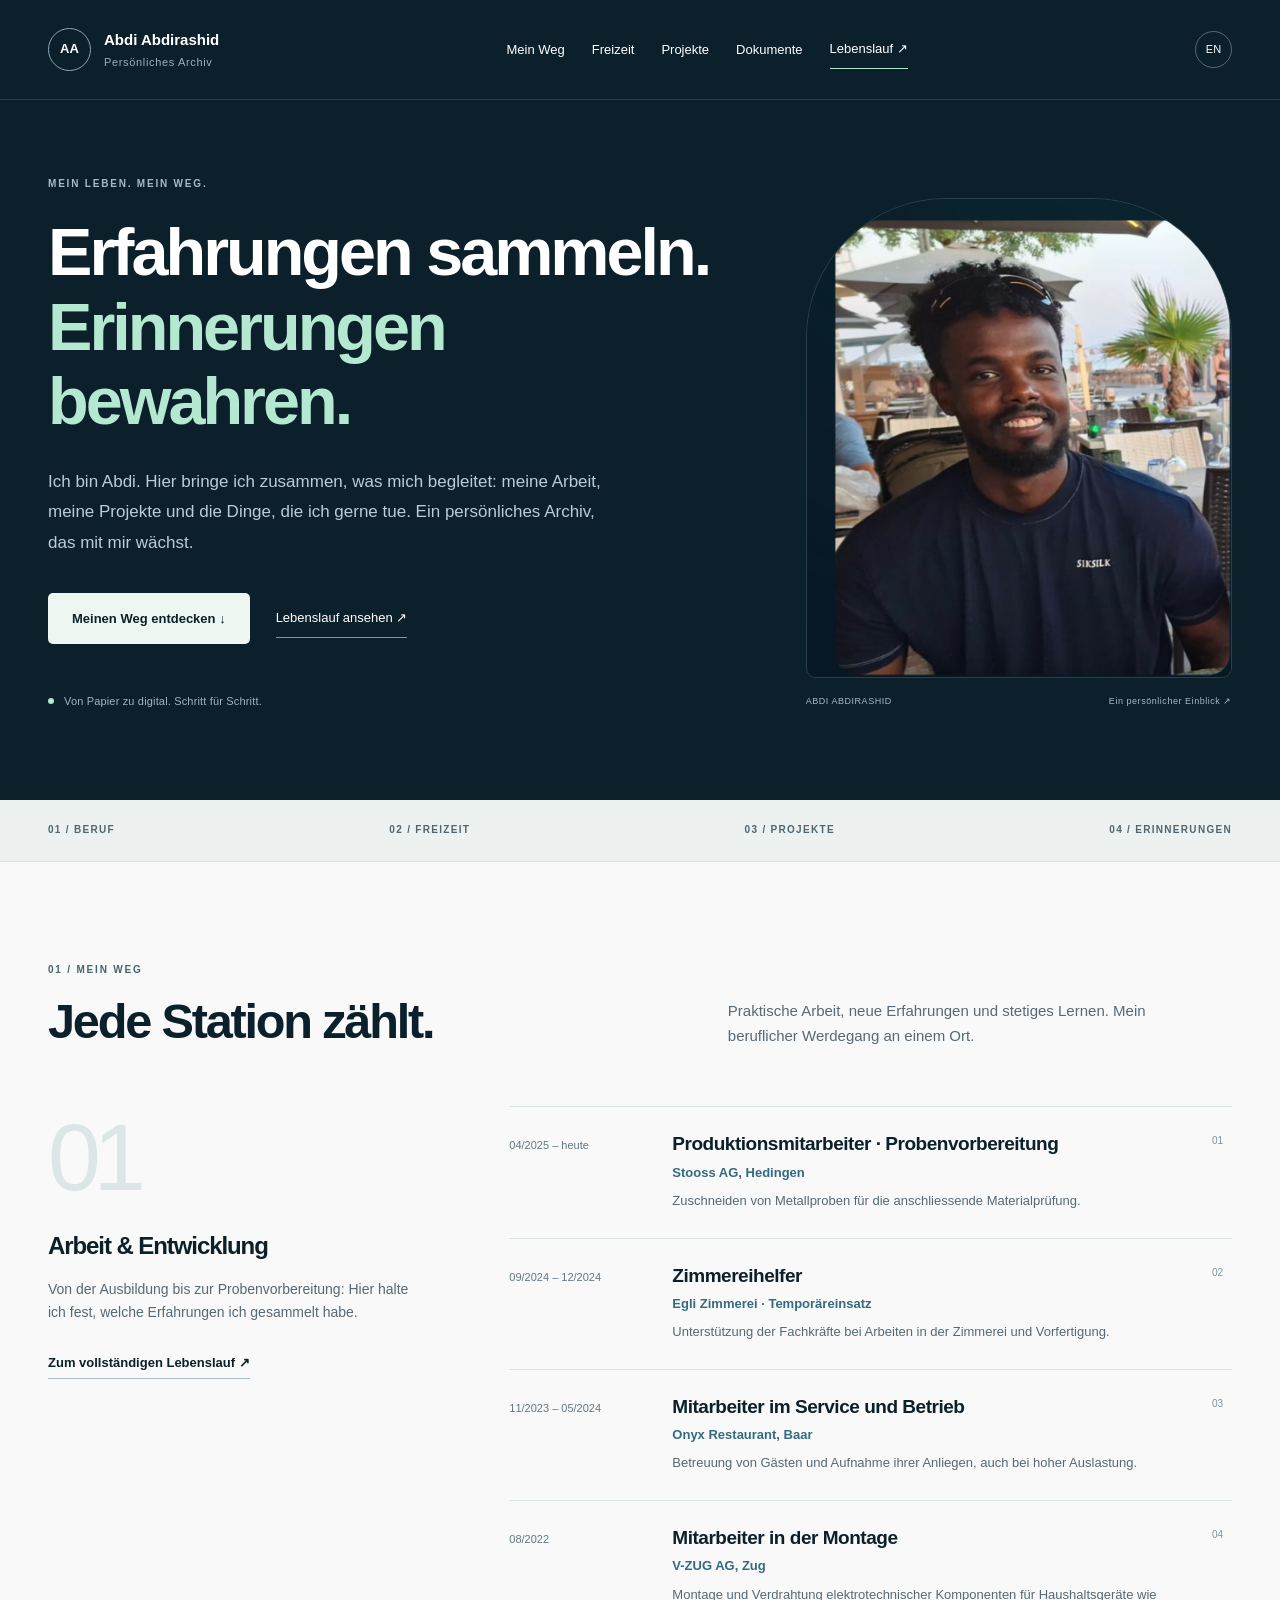
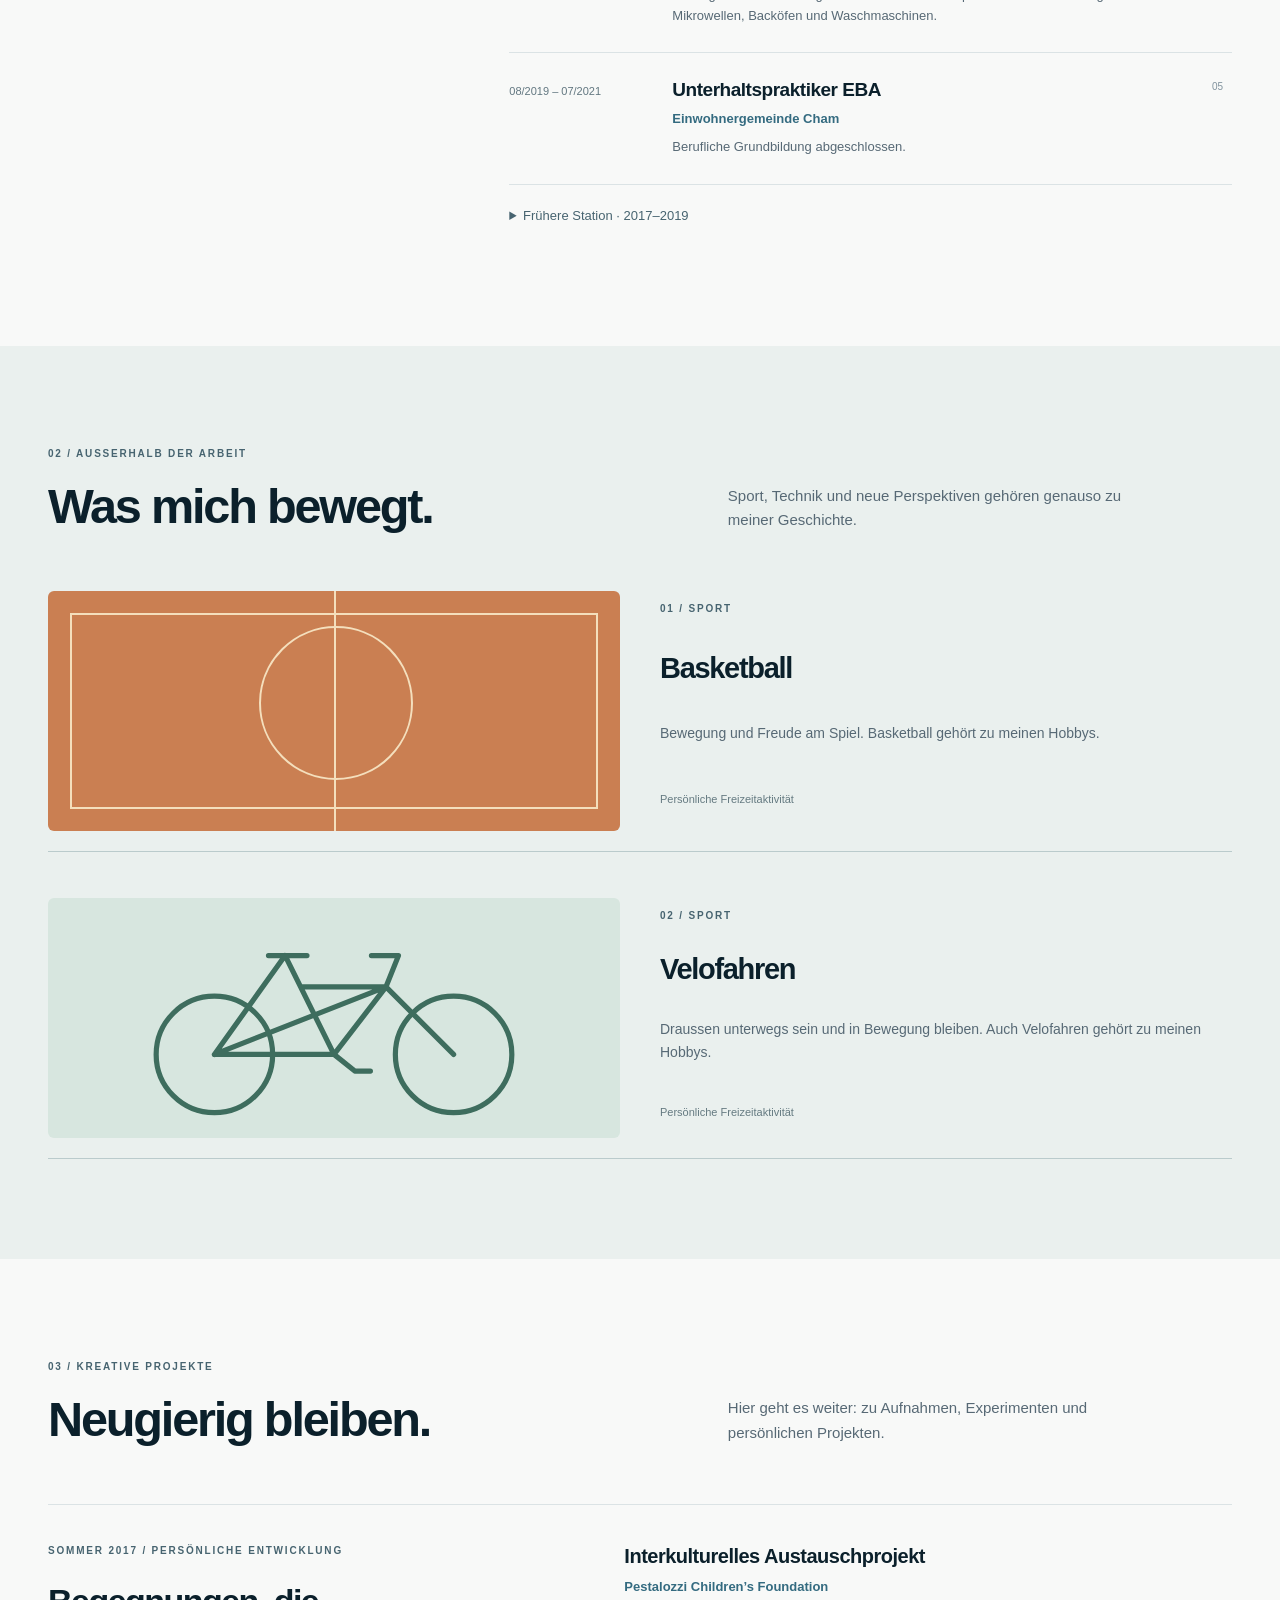
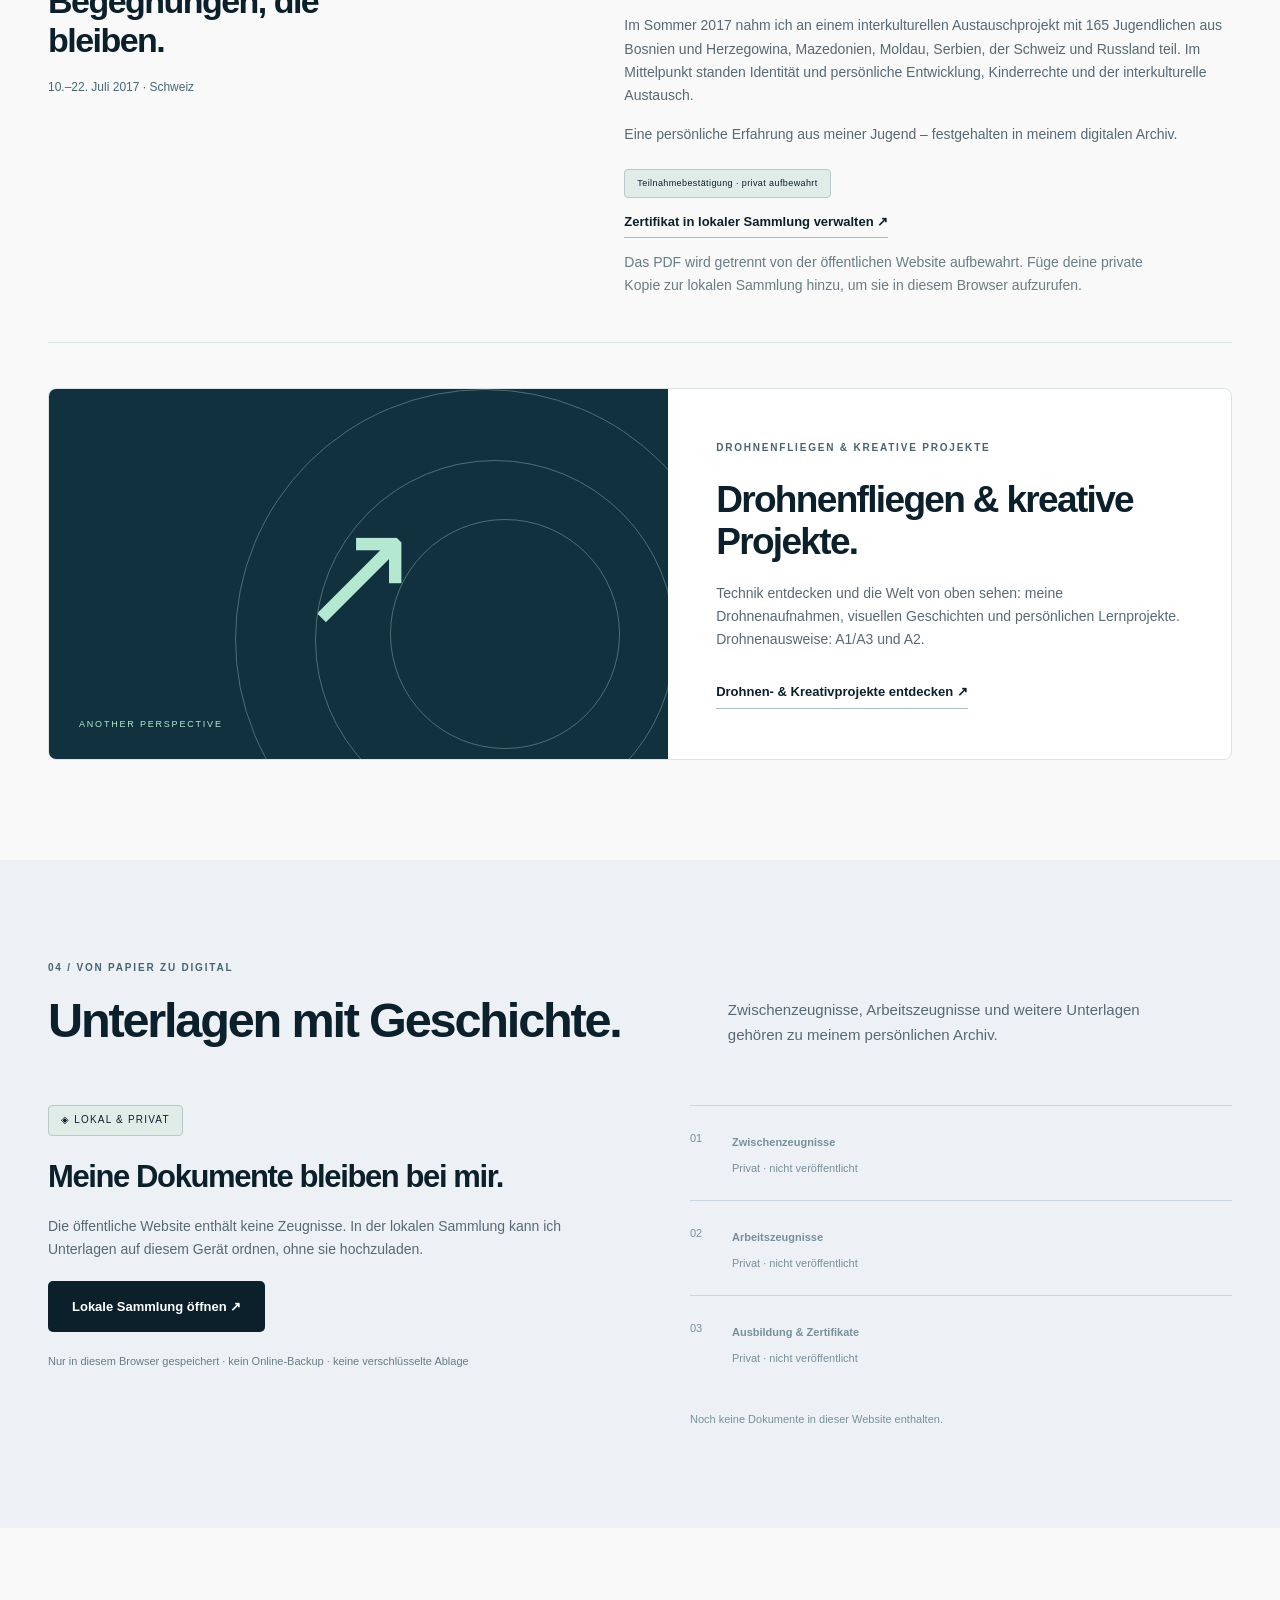
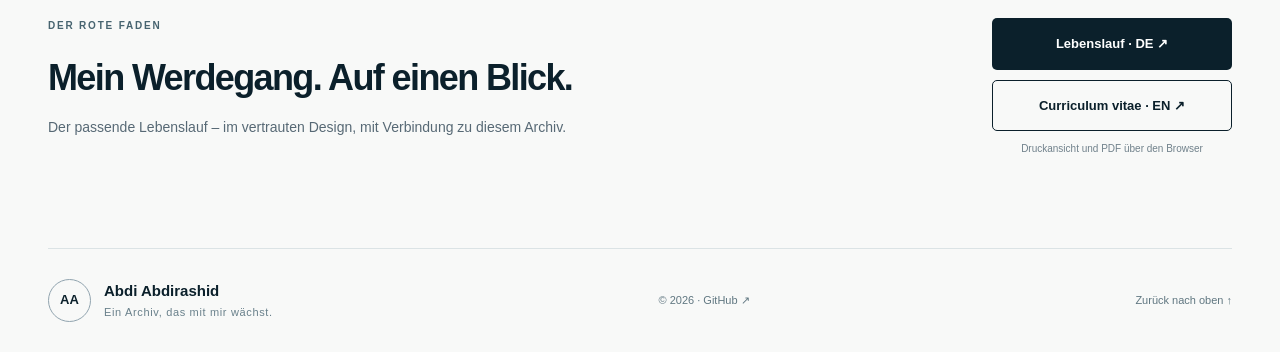
<file: index.html>
<!doctype html>
<html lang="de-CH"><head><meta charset="utf-8"><meta name="viewport" content="width=device-width,initial-scale=1"><title>Abdi Abdirashid · Mein persönliches Archiv</title><meta name="description" content="Ein persönliches digitales Archiv von Abdi Abdirashid: beruflicher Werdegang, Lebenslauf, Basketball, Velofahren und Drohnenprojekte."><meta name="theme-color" content="#0b202b"><link rel="stylesheet" href="styles.css"><script src="app.js" defer></script></head>
<body><a class="skip" href="#main">Zum Inhalt / Skip to content</a><header class="site-header"><a class="brand" href="#"><span class="monogram">AA</span><span>Abdi Abdirashid<small><span data-en="Personal archive">Persönliches Archiv</span></small></span></a><nav aria-label="Navigation"><a href="#weg"><span data-en="My journey">Mein Weg</span></a><a href="#freizeit"><span data-en="Beyond work">Freizeit</span></a><a href="#projekte"><span data-en="Projects">Projekte</span></a><a href="#archiv"><span data-en="Documents">Dokumente</span></a><a class="nav-cv" href="cv/Abdi_Abdirashid_Lebenslauf.html" data-cv><span data-en="CV ↗">Lebenslauf ↗</span></a></nav><button class="language" id="language" aria-label="Switch to English">EN</button></header>
<main id="main"><section class="hero wrap"><div class="hero-copy"><p class="eyebrow"><span data-en="MY LIFE. MY JOURNEY.">MEIN LEBEN. MEIN WEG.</span></p><h1 data-en="Collecting experiences.&lt;br&gt;&lt;em&gt;Keeping memories.&lt;/em&gt;">Erfahrungen sammeln.<br><em>Erinnerungen bewahren.</em></h1><p class="intro"><span data-en="I’m Abdi. This is where I bring together my work, my projects and the things I enjoy. A personal archive that grows with me.">Ich bin Abdi. Hier bringe ich zusammen, was mich begleitet: meine Arbeit, meine Projekte und die Dinge, die ich gerne tue. Ein persönliches Archiv, das mit mir wächst.</span></p><div class="actions"><a class="button light" href="#weg"><span data-en="Explore my journey ↓">Meinen Weg entdecken ↓</span></a><a class="text-link" href="cv/Abdi_Abdirashid_Lebenslauf.html" data-cv><span data-en="View my CV ↗">Lebenslauf ansehen ↗</span></a></div><div class="hero-note"><span class="dot"></span><span data-en="From paper to digital. One chapter at a time.">Von Papier zu digital. Schritt für Schritt.</span></div></div><figure class="portrait-frame"><img src="assets/abdi.png" width="990" height="1094" alt="Abdi Abdirashid" fetchpriority="high"><figcaption><span>ABDI ABDIRASHID</span><span><span data-en="A personal perspective">Ein persönlicher Einblick</span> ↗</span></figcaption></figure></section>
<div class="chapter-strip"><div class="wrap"><span>01 / <span data-en="WORK">BERUF</span></span><span>02 / <span data-en="LIFE">FREIZEIT</span></span><span>03 / <span data-en="PROJECTS">PROJEKTE</span></span><span>04 / <span data-en="MEMORIES">ERINNERUNGEN</span></span></div></div>
<section class="section wrap" id="weg"><div class="section-heading"><div><p class="eyebrow">01 / <span data-en="MY JOURNEY">MEIN WEG</span></p><h2 data-en="Every chapter counts.">Jede Station zählt.</h2></div><p data-en="Practical work, new experiences and continuous learning. My work history, together in one place.">Praktische Arbeit, neue Erfahrungen und stetiges Lernen. Mein beruflicher Werdegang an einem Ort.</p></div><div class="journey"><aside><div class="chapter-number">01</div><h3 data-en="Work &amp; development">Arbeit & Entwicklung</h3><p data-en="From vocational training to sample preparation: a record of the experience I have gained.">Von der Ausbildung bis zur Probenvorbereitung: Hier halte ich fest, welche Erfahrungen ich gesammelt habe.</p><a class="inline-link" href="cv/Abdi_Abdirashid_Lebenslauf.html" data-cv><span data-en="Open the complete CV ↗">Zum vollständigen Lebenslauf ↗</span></a></aside><div class="timeline"><article class="milestone"><div class="date"><span data-en="04/2025 – present">04/2025 – heute</span></div><div><h3 data-en="Production · Sample preparation">Produktionsmitarbeiter · Probenvorbereitung</h3><p class="employer">Stooss AG, Hedingen</p><p data-en="Cutting metal samples for subsequent materials testing.">Zuschneiden von Metallproben für die anschliessende Materialprüfung.</p></div><span class="index">01</span></article><article class="milestone"><div class="date"><span data-en="09/2024 – 12/2024">09/2024 – 12/2024</span></div><div><h3 data-en="Carpentry assistant">Zimmereihelfer</h3><p class="employer">Egli Zimmerei · Temporäreinsatz</p><p data-en="Supporting carpentry and prefabrication work.">Unterstützung der Fachkräfte bei Arbeiten in der Zimmerei und Vorfertigung.</p></div><span class="index">02</span></article><article class="milestone"><div class="date"><span data-en="11/2023 – 05/2024">11/2023 – 05/2024</span></div><div><h3 data-en="Service and operations">Mitarbeiter im Service und Betrieb</h3><p class="employer">Onyx Restaurant, Baar</p><p data-en="Serving guests and helping with day-to-day operations.">Betreuung von Gästen und Aufnahme ihrer Anliegen, auch bei hoher Auslastung.</p></div><span class="index">03</span></article><article class="milestone"><div class="date"><span data-en="08/2022">08/2022</span></div><div><h3 data-en="Assembly">Mitarbeiter in der Montage</h3><p class="employer">V-ZUG AG, Zug</p><p data-en="Assembly, wiring and quality checks for household appliances.">Montage und Verdrahtung elektrotechnischer Komponenten für Haushaltsgeräte wie Mikrowellen, Backöfen und Waschmaschinen.</p></div><span class="index">04</span></article><article class="milestone"><div class="date">08/2019 – 07/2021</div><div><h3 data-en="Maintenance practitioner · EBA">Unterhaltspraktiker EBA</h3><p class="employer">Einwohnergemeinde Cham</p><p data-en="Completed vocational training.">Berufliche Grundbildung abgeschlossen.</p></div><span class="index">05</span></article><details class="earlier"><summary><span data-en="Earlier chapter · 2017–2019">Frühere Station · 2017–2019</span></summary><p data-en="Pre-apprenticeship / integration year · Zug">Vorlehre / Integrationsjahr · Zug</p></details></div></div></section>
<section class="life-section" id="freizeit"><div class="wrap section"><div class="section-heading"><div><p class="eyebrow">02 / <span data-en="BEYOND WORK">AUSSERHALB DER ARBEIT</span></p><h2 data-en="What keeps me moving.">Was mich bewegt.</h2></div><p data-en="Sport, technology and fresh perspectives are part of my story, too.">Sport, Technik und neue Perspektiven gehören genauso zu meiner Geschichte.</p></div><div class="hobbies"><article class="hobby basketball"><div class="court" aria-hidden="true"><span></span></div><p class="eyebrow">01 / SPORT</p><h3 data-en="Basketball">Basketball</h3><p data-en="Movement and the joy of playing. Basketball is one of my hobbies.">Bewegung und Freude am Spiel. Basketball gehört zu meinen Hobbys.</p><small><span data-en="Personal hobby">Persönliche Freizeitaktivität</span></small></article><article class="hobby cycling"><div class="cycling-art" aria-hidden="true"><svg viewBox="0 0 500 230" fill="none" xmlns="http://www.w3.org/2000/svg"><g stroke="currentColor" stroke-width="5" stroke-linecap="round" stroke-linejoin="round"><circle cx="135" cy="150" r="56"/><circle cx="365" cy="150" r="56"/><path d="M135 150 203 55 250 150H135L300 85H220M250 150 300 85 365 150M286 55h26l-12 30M187 55h37M250 150l20 16h15"/></g></svg></div><p class="eyebrow">02 / SPORT</p><h3 data-en="Cycling">Velofahren</h3><p data-en="Getting outdoors and staying active. Cycling is another of my hobbies.">Draussen unterwegs sein und in Bewegung bleiben. Auch Velofahren gehört zu meinen Hobbys.</p><small><span data-en="Personal hobby">Persönliche Freizeitaktivität</span></small></article></div></div></section>
<section class="section wrap" id="projekte"><div class="section-heading"><div><p class="eyebrow">03 / <span data-en="CREATIVE PROJECTS">KREATIVE PROJEKTE</span></p><h2 data-en="Stay curious.">Neugierig bleiben.</h2></div><p data-en="Continue exploring: footage, experiments and personal projects.">Hier geht es weiter: zu Aufnahmen, Experimenten und persönlichen Projekten.</p></div><article class="exchange-project" id="pestalozzi"><div><p class="eyebrow"><span data-en="SUMMER 2017 / PERSONAL DEVELOPMENT">SOMMER 2017 / PERSÖNLICHE ENTWICKLUNG</span></p><h3 data-en="Connections that stay with you.">Begegnungen, die bleiben.</h3><p class="exchange-date"><span data-en="10–22 July 2017 · Switzerland">10.–22. Juli 2017 · Schweiz</span></p></div><div><h4 data-en="Intercultural exchange project">Interkulturelles Austauschprojekt</h4><p class="employer">Pestalozzi Children’s Foundation</p><p data-en="In summer 2017, I took part in an intercultural exchange project with 165 young people from Bosnia and Herzegovina, Macedonia, Moldova, Serbia, Switzerland and Russia. The programme focused on identity and personal development, children’s rights and intercultural exchange.">Im Sommer 2017 nahm ich an einem interkulturellen Austauschprojekt mit 165 Jugendlichen aus Bosnien und Herzegowina, Mazedonien, Moldau, Serbien, der Schweiz und Russland teil. Im Mittelpunkt standen Identität und persönliche Entwicklung, Kinderrechte und der interkulturelle Austausch.</p><p class="exchange-reflection" data-en="A personal experience from my youth, recorded in my digital archive.">Eine persönliche Erfahrung aus meiner Jugend – festgehalten in meinem digitalen Archiv.</p><div class="certificate-access"><span class="privacy-label"><span data-en="Attendance certificate · held privately">Teilnahmebestätigung · privat aufbewahrt</span></span><a class="inline-link" href="documents.html?document=pestalozzi#document-context"><span data-en="Manage certificate in local collection ↗">Zertifikat in lokaler Sammlung verwalten ↗</span></a><p class="small" data-en="The PDF is kept separately from the public website. Add your private copy to the local collection to access it in this browser.">Das PDF wird getrennt von der öffentlichen Website aufbewahrt. Füge deine private Kopie zur lokalen Sammlung hinzu, um sie in diesem Browser aufzurufen.</p></div></div></article><a class="project-feature" href="creative-projects.html"><div class="project-art" aria-hidden="true"><span class="orbit one"></span><span class="orbit two"></span><span class="orbit three"></span><b>↗</b><small>ANOTHER PERSPECTIVE</small></div><div class="project-copy"><p class="eyebrow"><span data-en="DRONE FLYING & CREATIVE PROJECTS">DROHNENFLIEGEN & KREATIVE PROJEKTE</span></p><h3 data-en="Drone flying & creative projects.">Drohnenfliegen & kreative Projekte.</h3><p data-en="Exploring technology and seeing the world from above: my drone footage, visual stories and personal learning projects. Drone qualifications: A1/A3 and A2.">Technik entdecken und die Welt von oben sehen: meine Drohnenaufnahmen, visuellen Geschichten und persönlichen Lernprojekte. Drohnenausweise: A1/A3 und A2.</p><span class="inline-link"><span data-en="Explore drone & creative projects ↗">Drohnen- & Kreativprojekte entdecken ↗</span></span></div></a></section>
<section class="archive-section" id="archiv"><div class="wrap section"><div class="section-heading"><div><p class="eyebrow">04 / <span data-en="FROM PAPER TO DIGITAL">VON PAPIER ZU DIGITAL</span></p><h2 data-en="Documents with a story.">Unterlagen mit Geschichte.</h2></div><p data-en="Interim references, employment references and other documents belong in my personal archive.">Zwischenzeugnisse, Arbeitszeugnisse und weitere Unterlagen gehören zu meinem persönlichen Archiv.</p></div><div class="archive-grid"><div class="archive-copy"><span class="privacy-label">◈ <span data-en="LOCAL &amp; PRIVATE">LOKAL & PRIVAT</span></span><h3 data-en="My documents stay with me.">Meine Dokumente bleiben bei mir.</h3><p data-en="The public website contains no reference documents. In the local collection, I can organise files on this device without uploading them.">Die öffentliche Website enthält keine Zeugnisse. In der lokalen Sammlung kann ich Unterlagen auf diesem Gerät ordnen, ohne sie hochzuladen.</p><a class="button dark" href="documents.html"><span data-en="Open local collection ↗">Lokale Sammlung öffnen ↗</span></a><p class="small"><span data-en="Stored only in this browser · no online backup · no encrypted storage">Nur in diesem Browser gespeichert · kein Online-Backup · keine verschlüsselte Ablage</span></p></div><div class="document-list"><div><span>01</span><strong><span data-en="Interim references">Zwischenzeugnisse</span></strong><small><span data-en="Private · unpublished">Privat · nicht veröffentlicht</span></small></div><div><span>02</span><strong><span data-en="Employment references">Arbeitszeugnisse</span></strong><small><span data-en="Private · unpublished">Privat · nicht veröffentlicht</span></small></div><div><span>03</span><strong><span data-en="Education &amp; certificates">Ausbildung & Zertifikate</span></strong><small><span data-en="Private · unpublished">Privat · nicht veröffentlicht</span></small></div><p class="small"><span data-en="No documents are included in this website.">Noch keine Dokumente in dieser Website enthalten.</span></p></div></div></div></section>
<section class="cv-band wrap"><div><p class="eyebrow"><span data-en="THE CONNECTING THREAD">DER ROTE FADEN</span></p><h2 data-en="My background. At a glance.">Mein Werdegang. Auf einen Blick.</h2><p data-en="A matching CV in the familiar design, connected to this archive.">Der passende Lebenslauf – im vertrauten Design, mit Verbindung zu diesem Archiv.</p></div><div class="cv-actions"><a class="button dark" href="cv/Abdi_Abdirashid_Lebenslauf.html">Lebenslauf · DE ↗</a><a class="button outline" href="cv/Abdi_Abdirashid_CV_EN.html">Curriculum vitae · EN ↗</a><small><span data-en="Print or save as PDF in your browser">Druckansicht und PDF über den Browser</span></small></div></section></main>
<footer class="wrap"><a class="brand" href="#"><span class="monogram">AA</span><span>Abdi Abdirashid<small><span data-en="An archive that grows with me.">Ein Archiv, das mit mir wächst.</span></small></span></a><span>© 2026 · <a href="https://github.com/abditechh">GitHub ↗</a></span><a href="#"><span data-en="Back to top ↑">Zurück nach oben ↑</span></a></footer></body></html>
</file>
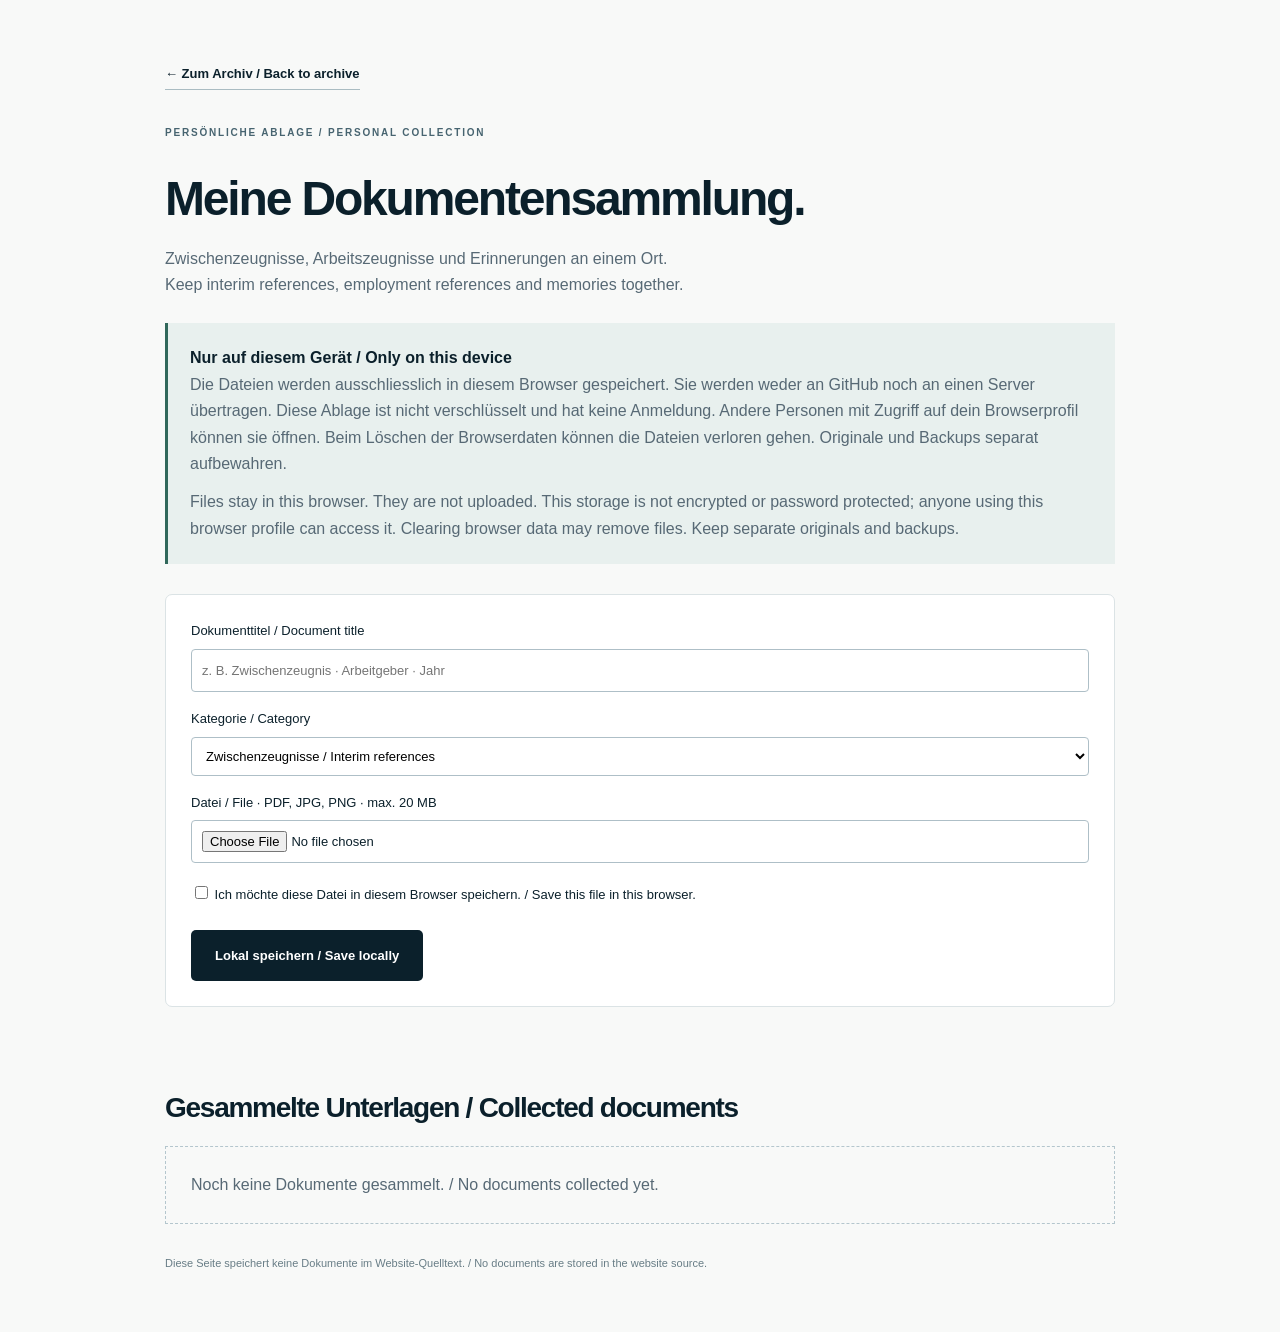
<file: documents.html>
<!doctype html><html lang="de-CH"><head><meta charset="utf-8"><meta name="viewport" content="width=device-width,initial-scale=1"><meta name="robots" content="noindex,nofollow"><title>Lokale Dokumentensammlung · Abdi</title><link rel="stylesheet" href="styles.css"><script src="documents.js" defer></script></head><body><main class="wrap collection"><a class="inline-link" href="index.html#archiv">← Zum Archiv / Back to archive</a><p class="eyebrow" style="margin-top:35px">PERSÖNLICHE ABLAGE / PERSONAL COLLECTION</p><h1>Meine Dokumentensammlung.</h1><p>Zwischenzeugnisse, Arbeitszeugnisse und Erinnerungen an einem Ort.<br>Keep interim references, employment references and memories together.</p><div class="notice"><strong>Nur auf diesem Gerät / Only on this device</strong><p>Die Dateien werden ausschliesslich in diesem Browser gespeichert. Sie werden weder an GitHub noch an einen Server übertragen. Diese Ablage ist nicht verschlüsselt und hat keine Anmeldung. Andere Personen mit Zugriff auf dein Browserprofil können sie öffnen. Beim Löschen der Browserdaten können die Dateien verloren gehen. Originale und Backups separat aufbewahren.</p><p style="margin-top:12px">Files stay in this browser. They are not uploaded. This storage is not encrypted or password protected; anyone using this browser profile can access it. Clearing browser data may remove files. Keep separate originals and backups.</p></div><div id="document-context" class="document-context" hidden></div><form id="add-document"><label>Dokumenttitel / Document title<input id="title" maxlength="150" placeholder="z. B. Zwischenzeugnis · Arbeitgeber · Jahr" required></label><label>Kategorie / Category<select id="category"><option>Zwischenzeugnisse / Interim references</option><option>Arbeitszeugnisse / Employment references</option><option>Ausbildung & Zertifikate / Education & certificates</option><option>Weitere Dokumente / Other documents</option></select></label><label>Datei / File · PDF, JPG, PNG · max. 20 MB<input id="file" type="file" accept="application/pdf,image/jpeg,image/png" required></label><label><input id="consent" type="checkbox" required> Ich möchte diese Datei in diesem Browser speichern. / Save this file in this browser.</label><button class="button dark" id="save" type="submit">Lokal speichern / Save locally</button></form><p id="status" role="status" aria-live="polite"></p><h2>Gesammelte Unterlagen / Collected documents</h2><div id="documents"><p class="empty">Sammlung wird geladen … / Loading collection …</p></div><p class="small" style="margin-top:30px">Diese Seite speichert keine Dokumente im Website-Quelltext. / No documents are stored in the website source.</p></main></body></html>
</file>
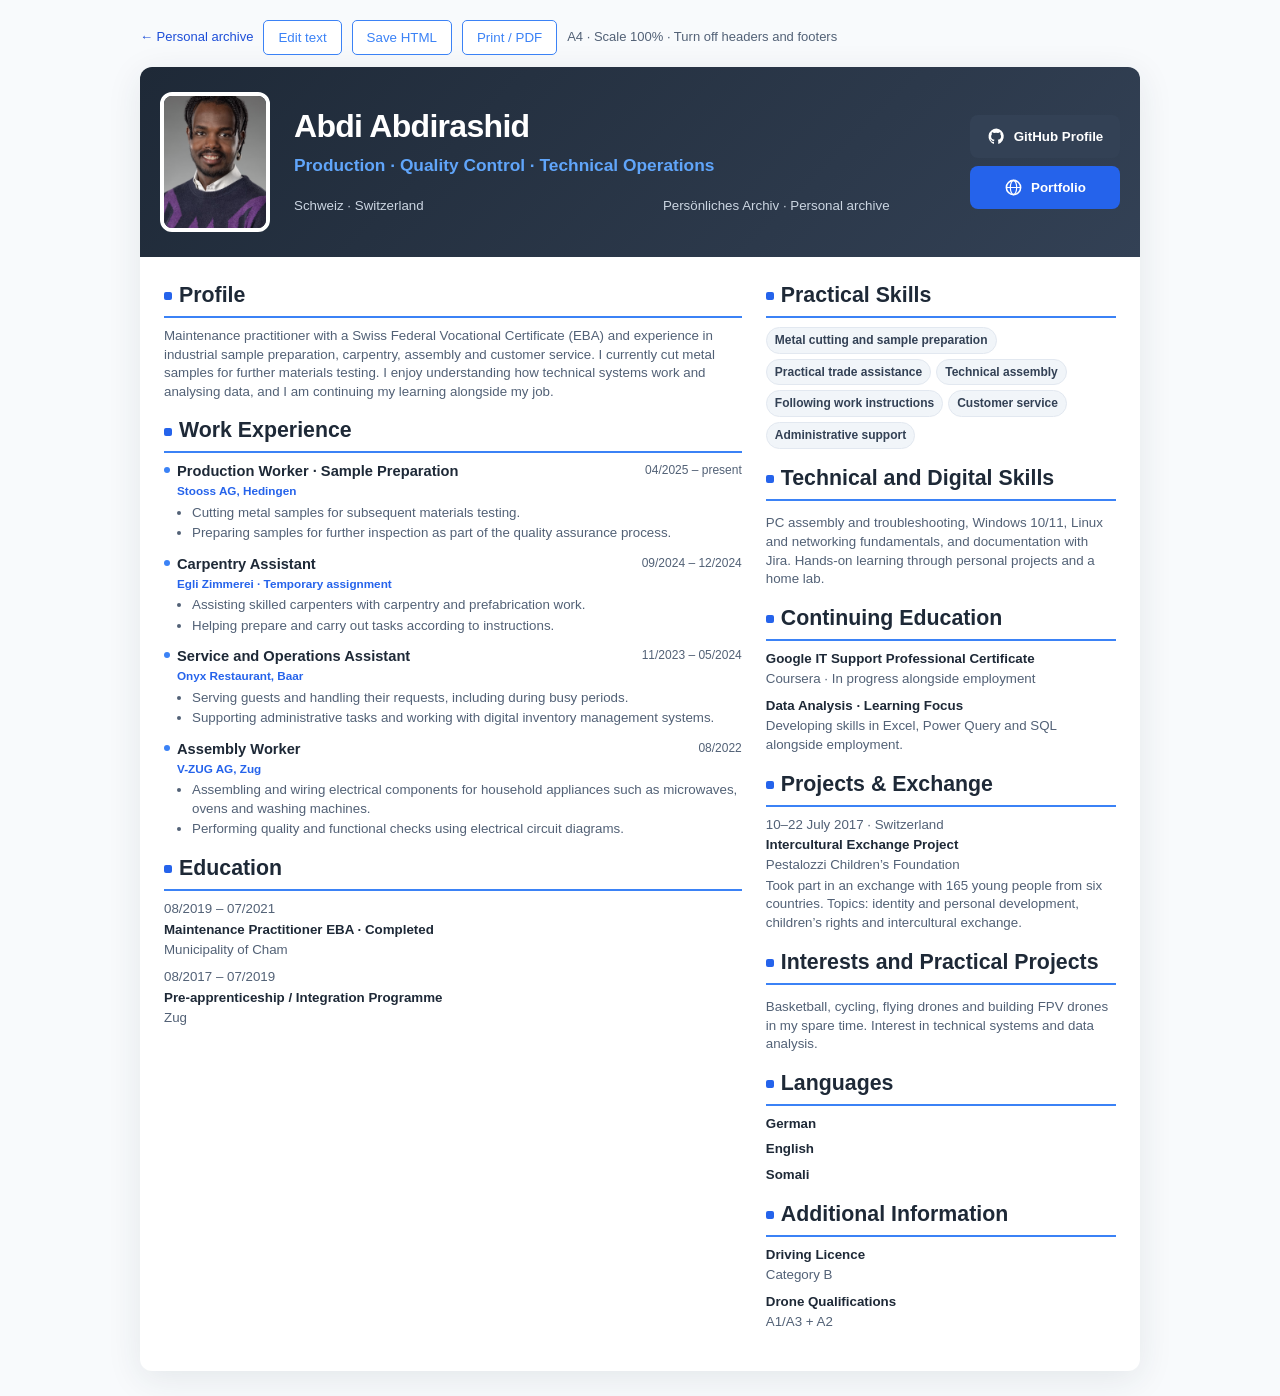
<file: cv/Abdi_Abdirashid_CV_EN.html>
<!doctype html>
<html lang="en-GB">
  <head>
    <meta charset="utf-8" />
    <meta name="viewport" content="width=device-width, initial-scale=1" />
    <title>Abdi Abdirashid – CV</title>
    <style>
      :root {
        --ink: #233343;
        --accent: #28636c;
        --muted: #586773;
        --line: #d7e0e3;
      }
      * {
        box-sizing: border-box;
      }
      body {
        margin: 0;
        background: #e9eef0;
        color: var(--ink);
        font-family: Arial, Helvetica, sans-serif;
        font-size: 10pt;
        line-height: 1.42;
      }
      .tools {
        max-width: 210mm;
        margin: 20px auto 12px;
        display: flex;
        gap: 10px;
        align-items: center;
        font-size: 13px;
      }
      .tools button {
        border: 1px solid var(--accent);
        border-radius: 5px;
        padding: 9px 14px;
        background: white;
        color: var(--accent);
        cursor: pointer;
      }
      .tools span {
        color: var(--muted);
      }
      .page {
        width: 210mm;
        min-height: 297mm;
        margin: 0 auto 25px;
        background: white;
        padding: 15mm 16mm;
        box-shadow: 0 8px 35px #24334218;
      }
      header {
        border-top: 4px solid var(--accent);
        padding-top: 15px;
        padding-bottom: 17px;
        border-bottom: 1px solid var(--line);
      }
      .eyebrow {
        font-size: 9pt;
        letter-spacing: 2px;
        text-transform: uppercase;
        color: var(--accent);
        margin: 0 0 5px;
      }
      h1 {
        font-size: 29pt;
        letter-spacing: -1px;
        line-height: 1.1;
        margin: 0 0 8px;
      }
      .subtitle {
        font-size: 11pt;
        margin: 0 0 13px;
        color: var(--muted);
      }
      .contact {
        display: flex;
        flex-wrap: wrap;
        gap: 4px 20px;
        font-size: 9pt;
      }
      .permit {
        font-weight: bold;
        color: var(--accent);
        margin-top: 7px;
      }
      a {
        color: inherit;
        text-decoration: none;
      }
      .profile {
        margin: 17px 0 18px;
      }
      .profile p {
        margin: 0;
      }
      .columns {
        display: grid;
        grid-template-columns: minmax(0, 1fr) 54mm;
        gap: 9mm;
      }
      h2 {
        font-size: 10pt;
        letter-spacing: 1.2px;
        text-transform: uppercase;
        color: var(--accent);
        margin: 0 0 11px;
        padding-bottom: 6px;
        border-bottom: 1px solid var(--line);
      }
      section {
        margin-bottom: 17px;
      }
      .job {
        margin-bottom: 15px;
        break-inside: avoid;
      }
      .date {
        font-size: 8.5pt;
        color: var(--muted);
        margin: 0 0 2px;
        font-variant-numeric: tabular-nums;
      }
      h3 {
        font-size: 10pt;
        margin: 0 0 1px;
        line-height: 1.35;
      }
      .employer {
        font-size: 9pt;
        color: var(--muted);
        margin: 0 0 5px;
      }
      ul {
        margin: 4px 0 0;
        padding-left: 15px;
      }
      li {
        margin: 2px 0;
        font-size: 9pt;
      }
      .item {
        margin-bottom: 11px;
      }
      .item p {
        font-size: 9pt;
        margin: 2px 0;
        color: var(--muted);
      }
      .side h3 {
        font-size: 9.5pt;
      }
      .side li {
        margin-bottom: 5px;
      }
      .languages {
        display: grid;
        grid-template-columns: 1fr;
        gap: 7px;
        font-size: 9pt;
      }
      .languages span {
        display: block;
        color: var(--muted);
      }
      .small {
        font-size: 8.5pt !important;
      }
      .editing [contenteditable="true"] {
        outline: 1px dashed #83a8ae;
        outline-offset: 3px;
      }
      .editing [contenteditable="true"]:focus {
        outline: 2px solid var(--accent);
      }
      @media screen and (max-width: 760px) {
        .page {
          width: 100%;
          min-height: 0;
          padding: 25px 22px;
        }
        .tools {
          margin: 12px;
          flex-wrap: wrap;
        }
        .columns {
          grid-template-columns: 1fr;
          gap: 0;
        }
        h1 {
          font-size: 26pt;
        }
        .contact {
          display: block;
        }
        .contact div {
          margin: 4px 0;
        }
      }
      @page {
        size: A4 portrait;
        margin: 0;
      }
      @media print {
        body {
          background: white;
        }
        .tools {
          display: none;
        }
        .page {
          width: 210mm;
          min-height: 0;
          margin: 0;
          box-shadow: none;
          padding: 15mm 16mm;
        }
        .columns {
          grid-template-columns: minmax(0, 1fr) 54mm;
          gap: 9mm;
        }
        * {
          -webkit-print-color-adjust: exact;
          print-color-adjust: exact;
        }
        [contenteditable] {
          outline: none !important;
        }
        section,
        .item {
          break-inside: avoid;
        }
        a {
          text-decoration: none;
        }
      }

      /* Visual style retained from the original CV. */
      :root {
        --ink: #1e2937;
        --accent: #3b82f6;
        --muted: #526176;
        --line: #dce5ef;
      }
      body {
        background: #f8fafc;
        font-family: Arial, Helvetica, sans-serif;
        font-size: 9.2pt;
        line-height: 1.4;
      }
      .page {
        padding: 0;
        min-height: 297mm;
        border-radius: 12px;
        overflow: hidden;
      }
      header {
        display: flex;
        gap: 6mm;
        align-items: center;
        background: linear-gradient(135deg, #1e2937, #334155);
        color: white;
        border: 0;
        padding: 8mm 7mm;
      }
      .portrait {
        width: 29mm;
        height: 37mm;
        object-fit: cover;
        border: 1.1mm solid white;
        border-radius: 3mm;
        flex-shrink: 0;
      }
      .header-copy {
        flex: 1;
        min-width: 0;
      }
      .eyebrow {
        color: #cbd5e1;
        font-size: 8pt;
        letter-spacing: 1.3px;
        margin: 0 0 4px;
      }
      h1 {
        font-size: 26pt;
        color: white;
        letter-spacing: -0.7px;
        margin-bottom: 6px;
      }
      .subtitle {
        font-size: 11.5pt;
        font-weight: bold;
        color: #60a5fa;
        margin-bottom: 10px;
      }
      .contact {
        display: grid;
        grid-template-columns: 1.2fr 1fr;
        gap: 5px 12px;
        color: #cbd5e1;
        font-size: 8.5pt;
      }
      .contact div:last-child {
        grid-column: 1 / -1;
        color: #93c5fd;
      }
      .permit {
        color: #93c5fd;
        font-size: 9pt;
        margin-top: 6px;
      }
      .columns {
        padding: 7mm;
        grid-template-columns: minmax(0, 1.65fr) minmax(0, 1fr);
        gap: 5mm;
      }
      h2 {
        color: #1e2937;
        font-size: 13pt;
        font-weight: 700;
        letter-spacing: 0;
        text-transform: none;
        border-bottom: 2px solid #3b82f6;
        padding-bottom: 5px;
        margin: 0 0 9px;
      }
      h2:before {
        content: "";
        display: inline-block;
        width: 8px;
        height: 8px;
        border-radius: 2px;
        background: #2563eb;
        vertical-align: middle;
        margin-right: 7px;
      }
      .profile {
        margin: 0 0 15px;
      }
      .profile p {
        font-size: 9pt;
        color: var(--muted);
      }
      section {
        margin-bottom: 15px;
      }
      .job {
        position: relative;
        padding-left: 13px;
        margin-bottom: 12px;
      }
      .job:before {
        content: "";
        position: absolute;
        top: 5px;
        left: 0;
        width: 6px;
        height: 6px;
        border-radius: 50%;
        background: #3b82f6;
      }
      .job .date {
        float: right;
        margin-left: 5px;
        font-size: 8pt;
      }
      .job h3 {
        font-size: 9.5pt;
      }
      .employer {
        font-weight: bold;
        color: #2563eb;
        font-size: 8.8pt;
        margin-bottom: 3px;
      }
      li {
        color: var(--muted);
        font-size: 8.5pt;
        margin: 2px 0;
      }
      .item {
        margin-bottom: 9px;
      }
      .item p {
        font-size: 8.5pt;
      }
      .side h3 {
        font-size: 9pt;
      }
      .languages {
        font-size: 8.5pt;
        gap: 7px;
      }
      .small {
        font-size: 8.5pt !important;
        color: var(--muted);
      }
      .tags {
        padding: 0;
        list-style: none;
        display: flex;
        flex-wrap: wrap;
        gap: 5px;
      }
      .tags li {
        display: inline-block;
        background: #f1f5f9;
        border: 1px solid #e2e8f0;
        border-radius: 15px;
        padding: 4px 8px;
        margin: 0;
        color: #334155;
        font-size: 8pt;
        font-weight: 600;
      }
      @media screen and (min-width: 1000px) {
        .page {
          width: 1000px;
          min-height: 0;
        }
        .tools {
          max-width: 1000px;
        }
        header {
          padding: 28px 24px;
        }
        .portrait {
          width: 110px;
          height: 140px;
        }
        h1 {
          font-size: 32pt;
        }
        .columns {
          padding: 24px;
          gap: 24px;
        }
        .job h3 {
          font-size: 11pt;
        }
        .job .date {
          font-size: 9pt;
        }
        .profile p,
        li,
        .item p,
        .languages,
        .small {
          font-size: 10pt !important;
        }
        h2 {
          font-size: 16pt;
        }
        .contact {
          font-size: 10pt;
        }
        .side h3 {
          font-size: 10pt;
        }
        .tags li {
          font-size: 9pt !important;
        }
      }
      @media screen and (max-width: 760px) {
        header {
          align-items: flex-start;
          padding: 22px 18px;
          gap: 16px;
        }
        .portrait {
          width: 80px;
          height: 103px;
        }
        h1 {
          font-size: 22pt;
        }
        .subtitle {
          font-size: 10pt;
        }
        .contact {
          display: block;
          font-size: 8pt;
        }
        .columns {
          grid-template-columns: 1fr;
          padding: 22px;
        }
        .job .date {
          float: none;
        }
        .page {
          border-radius: 0;
        }
      }
      @media print {
        .page {
          width: 210mm;
          min-height: 0;
          padding: 0;
          border-radius: 0;
          overflow: visible;
        }
        header {
          padding: 8mm 7mm;
        }
        .columns {
          padding: 7mm;
          grid-template-columns: minmax(0, 1.65fr) minmax(0, 1fr);
          gap: 5mm;
        }
        .tools {
          display: none;
        }
        header,
        .job,
        .item {
          break-inside: avoid;
        }
        section {
          break-inside: auto;
        }
      }

      /* Original header arrangement: portrait, profile/contact grid, stacked links. */
      header {
        gap: 24px;
        padding: 25px 20px;
      }
      .header-copy {
        flex: 1;
        min-width: 0;
      }
      h1 {
        font-size: 24pt;
        margin: 0 0 8px;
        line-height: 1.15;
      }
      .subtitle {
        font-size: 12pt;
        margin: 0 0 20px;
        color: #60a5fa;
      }
      .portrait {
        width: 110px;
        height: 140px;
        border: 4px solid white;
        border-radius: 12px;
      }
      .contact {
        grid-template-columns: minmax(0, 1.25fr) minmax(0, 1fr);
        gap: 10px 15px;
        font-size: 9pt;
      }
      .contact div {
        display: flex;
        align-items: center;
        gap: 9px;
        margin: 0;
      }
      .contact div:last-child {
        grid-column: auto;
        color: #cbd5e1;
      }
      .contact div:nth-child(3) {
        color: #93c5fd;
      }
      .icon {
        width: 18px;
        height: 18px;
        flex-shrink: 0;
        fill: currentColor;
      }
      .contact .icon {
        color: #60a5fa;
      }
      .header-links {
        display: flex;
        flex-direction: column;
        gap: 8px;
        flex-shrink: 0;
        width: 145px;
      }
      .header-links a,
      .header-links button {
        display: flex;
        justify-content: center;
        align-items: center;
        gap: 8px;
        border: 0;
        border-radius: 8px;
        padding: 12px 10px;
        color: white;
        font:
          600 10pt Arial,
          Helvetica,
          sans-serif;
        text-decoration: none;
        white-space: nowrap;
      }
      .github-link {
        background: #334155;
      }
      .portfolio-link {
        background: #2563eb;
        opacity: 1;
        cursor: default;
      }
      .header-links .icon {
        width: 19px;
        height: 19px;
      }
      @media screen and (min-width: 1000px) {
        header {
          gap: 24px;
          padding: 25px 20px;
        }
        h1 {
          font-size: 24pt;
        }
        .subtitle {
          font-size: 13pt;
        }
        .contact {
          font-size: 10pt;
        }
        .header-links {
          width: 150px;
        }
      }
      @media screen and (max-width: 760px) {
        header {
          flex-wrap: wrap;
          gap: 16px;
        }
        .header-copy {
          flex: 1;
          min-width: 210px;
        }
        .portrait {
          width: 90px;
          height: 116px;
        }
        h1 {
          font-size: 22pt;
        }
        .subtitle {
          font-size: 10.5pt;
          margin-bottom: 13px;
        }
        .contact {
          display: grid;
          grid-template-columns: 1fr;
          gap: 7px;
          font-size: 8.5pt;
        }
        .header-links {
          width: 100%;
          flex-direction: row;
        }
        .header-links > * {
          flex: 1;
        }
      }
      @media print {
        header {
          gap: 4mm;
          padding: 7mm 5mm;
        }
        .portrait {
          width: 25mm;
          height: 32mm;
        }
        h1 {
          font-size: 21pt;
        }
        .subtitle {
          font-size: 9.5pt;
          margin-bottom: 4mm;
        }
        .contact {
          grid-template-columns: minmax(0, 1.2fr) minmax(0, 1fr);
          gap: 2.5mm 3mm;
          font-size: 7pt;
        }
        .contact div {
          gap: 1.5mm;
        }
        .contact .icon {
          width: 12px;
          height: 12px;
        }
        .header-links {
          width: 28mm;
          gap: 2mm;
        }
        .header-links a,
        .header-links button {
          padding: 3mm 1mm;
          font-size: 7.5pt;
          gap: 1mm;
        }
        .header-links .icon {
          width: 13px;
          height: 13px;
        }
      }
    </style>
  <meta name="description" content="Abdi Abdirashid · persönlicher Lebenslauf und beruflicher Werdegang."><style>a:focus-visible,button:focus-visible{outline:3px solid #2563eb;outline-offset:4px}.portfolio-link{cursor:pointer}.tools a{color:#1d4ed8}header{overflow-wrap:anywhere}</style></head>
  <body>
    <div class="tools"><a href="../index.html">← Personal archive</a>
      <button type="button" onclick="toggleEdit(this)">Edit text</button
      ><button type="button" onclick="saveCV()">Save HTML</button
      ><button type="button" onclick="window.print()">Print / PDF</button
      ><span>A4 · Scale 100% · Turn off headers and footers</span>
    </div>
    <main class="page" id="cv">
      <header>
        <img
          class="portrait"
          src="[data-uri]"
          alt="Abdi Abdirashid"
        />
        <div class="header-copy">
          <h1 contenteditable="false">Abdi Abdirashid</h1>
          <p class="subtitle" contenteditable="false">
            Production · Quality Control · Technical Operations
          </p>
          <div class="contact"><div>Schweiz · Switzerland</div><div>Persönliches Archiv · Personal archive</div></div></div>
<nav class="header-links" aria-label="Profiles and portfolio">
          <a
            class="github-link"
            href="https://github.com/abditechh"
            target="_blank"
            rel="noopener"
            ><svg class="icon" viewBox="0 0 24 24" aria-hidden="true">
              <path
                d="M12 2a10 10 0 0 0-3.2 19.5v-2.7c-2.6.6-3.2-1.1-3.2-1.1-.4-1-1-1.3-1-1.3-.8-.6.1-.6.1-.6 1 .1 1.5 1 1.5 1 .9 1.5 2.1 1.1 2.7.8.1-.7.4-1.1.6-1.4-2.1-.2-4.3-1-4.3-4.5 0-1 .4-1.8 1-2.5-.1-.3-.4-1.2.1-2.5 0 0 .8-.3 2.7 1a9 9 0 0 1 5 0c1.9-1.3 2.7-1 2.7-1 .5 1.3.2 2.2.1 2.5.6.7 1 1.5 1 2.5 0 3.5-2.2 4.3-4.3 4.5.4.3.7.9.7 1.8v3.5A10 10 0 0 0 12 2z"
              /></svg
            ><span>GitHub Profile</span></a
          >
          
          <a class="portfolio-link" href="../index.html">
            <svg class="icon" viewBox="0 0 24 24" aria-hidden="true">
              <circle
                cx="12"
                cy="12"
                r="9"
                fill="none"
                stroke="currentColor"
                stroke-width="2"
              />
              <ellipse
                cx="12"
                cy="12"
                rx="4"
                ry="9"
                fill="none"
                stroke="currentColor"
                stroke-width="1.5"
              />
              <path
                d="M3 12h18"
                stroke="currentColor"
                stroke-width="1.5"
              /></svg
            ><span>Portfolio</span>
          </a>
        </nav>
      </header>

      <div class="columns">
        <div>
          <section class="profile">
            <h2>Profile</h2>
            <p contenteditable="false">
              Maintenance practitioner with a Swiss Federal Vocational Certificate (EBA) and experience in industrial sample preparation, carpentry, assembly and customer service. I currently cut metal samples for further materials testing. I enjoy understanding how technical systems work and analysing data, and I am continuing my learning alongside my job.
            </p>
          </section>
          <section>
            <h2>Work Experience</h2>
            <article class="job" contenteditable="false">
              <p class="date">04/2025 – present</p>
              <h3>Production Worker · Sample Preparation</h3>
              <p class="employer">Stooss AG, Hedingen</p>
              <ul>
                <li>
                  Cutting metal samples for subsequent materials testing.
                </li>
                <li>
                  Preparing samples for further inspection as part of the quality assurance process.
                </li>
              </ul>
            </article>
            <article class="job" contenteditable="false">
              <p class="date">09/2024 – 12/2024</p>
              <h3>Carpentry Assistant</h3>
              <p class="employer">Egli Zimmerei · Temporary assignment</p>
              <ul>
                <li>
                  Assisting skilled carpenters with carpentry and prefabrication work.
                </li>
                <li>
                  Helping prepare and carry out tasks according to instructions.
                </li>
              </ul>
            </article>
            <article class="job" contenteditable="false">
              <p class="date">11/2023 – 05/2024</p>
              <h3>Service and Operations Assistant</h3>
              <p class="employer">Onyx Restaurant, Baar</p>
              <ul>
                <li>
                  Serving guests and handling their requests, including during busy periods.
                </li>
                <li>
                  Supporting administrative tasks and working with digital inventory management systems.
                </li>
              </ul>
            </article>
            <article class="job" contenteditable="false">
              <p class="date">08/2022</p>
              <h3>Assembly Worker</h3>
              <p class="employer">V-ZUG AG, Zug</p>
              <ul>
                <li>
                  Assembling and wiring electrical components for household appliances such as microwaves, ovens and washing machines.
                </li>
                <li>
                  Performing quality and functional checks using electrical circuit diagrams.
                </li>
              </ul>
            </article>
          </section>
          <section>
            <h2>Education</h2>
            <div class="item" contenteditable="false">
              <p class="date">08/2019 – 07/2021</p>
              <h3>Maintenance Practitioner EBA · Completed</h3>
              <p>Municipality of Cham</p>
            </div>
            <div class="item" contenteditable="false">
              <p class="date">08/2017 – 07/2019</p>
              <h3>Pre-apprenticeship / Integration Programme</h3>
              <p>Zug</p>
            </div>
          </section>
        </div>
        <aside class="side">
          <section>
            <h2>Practical Skills</h2>
            <ul class="tags" contenteditable="false">
              <li>Metal cutting and sample preparation</li>
              <li>Practical trade assistance</li>
              <li>Technical assembly</li>
              <li>Following work instructions</li>
              <li>Customer service</li>
              <li>Administrative support</li>
            </ul>
          </section>
          <section>
            <h2>Technical and Digital Skills</h2>
            <p class="small" contenteditable="false">
              PC assembly and troubleshooting, Windows 10/11, Linux and networking fundamentals, and documentation with Jira. Hands-on learning through personal projects and a home lab.
            </p>
          </section>
          <section>
            <h2>Continuing Education</h2>
            <div class="item" contenteditable="false">
              <h3>Google IT Support Professional Certificate</h3>
              <p>Coursera · In progress alongside employment</p>
            </div>
            <div class="item" contenteditable="false">
              <h3>Data Analysis · Learning Focus</h3>
              <p>
                Developing skills in Excel, Power Query and SQL alongside employment.
              </p>
            </div>
          </section>
          <section><h2>Projects & Exchange</h2><div class="item"><p class="date">10–22 July 2017 · Switzerland</p><h3>Intercultural Exchange Project</h3><p>Pestalozzi Children’s Foundation</p><p class="small">Took part in an exchange with 165 young people from six countries. Topics: identity and personal development, children’s rights and intercultural exchange.</p></div></section>
<section>
            <h2>Interests and Practical Projects</h2>
            <p class="small" contenteditable="false">
              Basketball, cycling, flying drones and building FPV drones in my spare time. Interest in technical systems and data analysis.
            </p>
          </section>
          <section>
            <h2>Languages</h2>
            <div class="languages" contenteditable="false">
              <div>
                <strong>German</strong>
</div>
              <div>
                <strong>English</strong>
</div>
              <div><strong>Somali</strong></div>
            </div>
          </section>
          <section>
            <h2>Additional Information</h2>
            <div class="item" contenteditable="false">
              <h3>Driving Licence</h3>
              <p>Category B</p>
            </div>
            <div class="item" contenteditable="false">
              <h3>Drone Qualifications</h3>
              <p>A1/A3 + A2</p>
            </div>
            
          </section>
        </aside>
      </div>
    </main>
    <script>
      function toggleEdit(button) {
        const enabled = !document.body.classList.contains("editing");
        document.body.classList.toggle("editing", enabled);
        document
          .querySelectorAll("#cv [contenteditable]")
          .forEach((el) => (el.contentEditable = String(enabled)));
        button.textContent = enabled
          ? "Finish editing"
          : "Edit text";
      }
      function saveCV() {
        const copy = document.documentElement.cloneNode(true);
        copy.querySelector("body").classList.remove("editing");
        copy
          .querySelectorAll("[contenteditable]")
          .forEach((el) => el.setAttribute("contenteditable", "false"));
        copy.querySelector(".tools button").textContent = "Edit text";
        const blob = new Blob(["<!DOCTYPE html>\n" + copy.outerHTML], {
          type: "text/html;charset=utf-8",
        });
        const url = URL.createObjectURL(blob);
        const link = document.createElement("a");
        link.href = url;
        link.download = "Abdi_Abdirashid_CV_EN.html";
        link.click();
        setTimeout(() => URL.revokeObjectURL(url), 1000);
      }
    </script>
  </body>
</html>
</file>
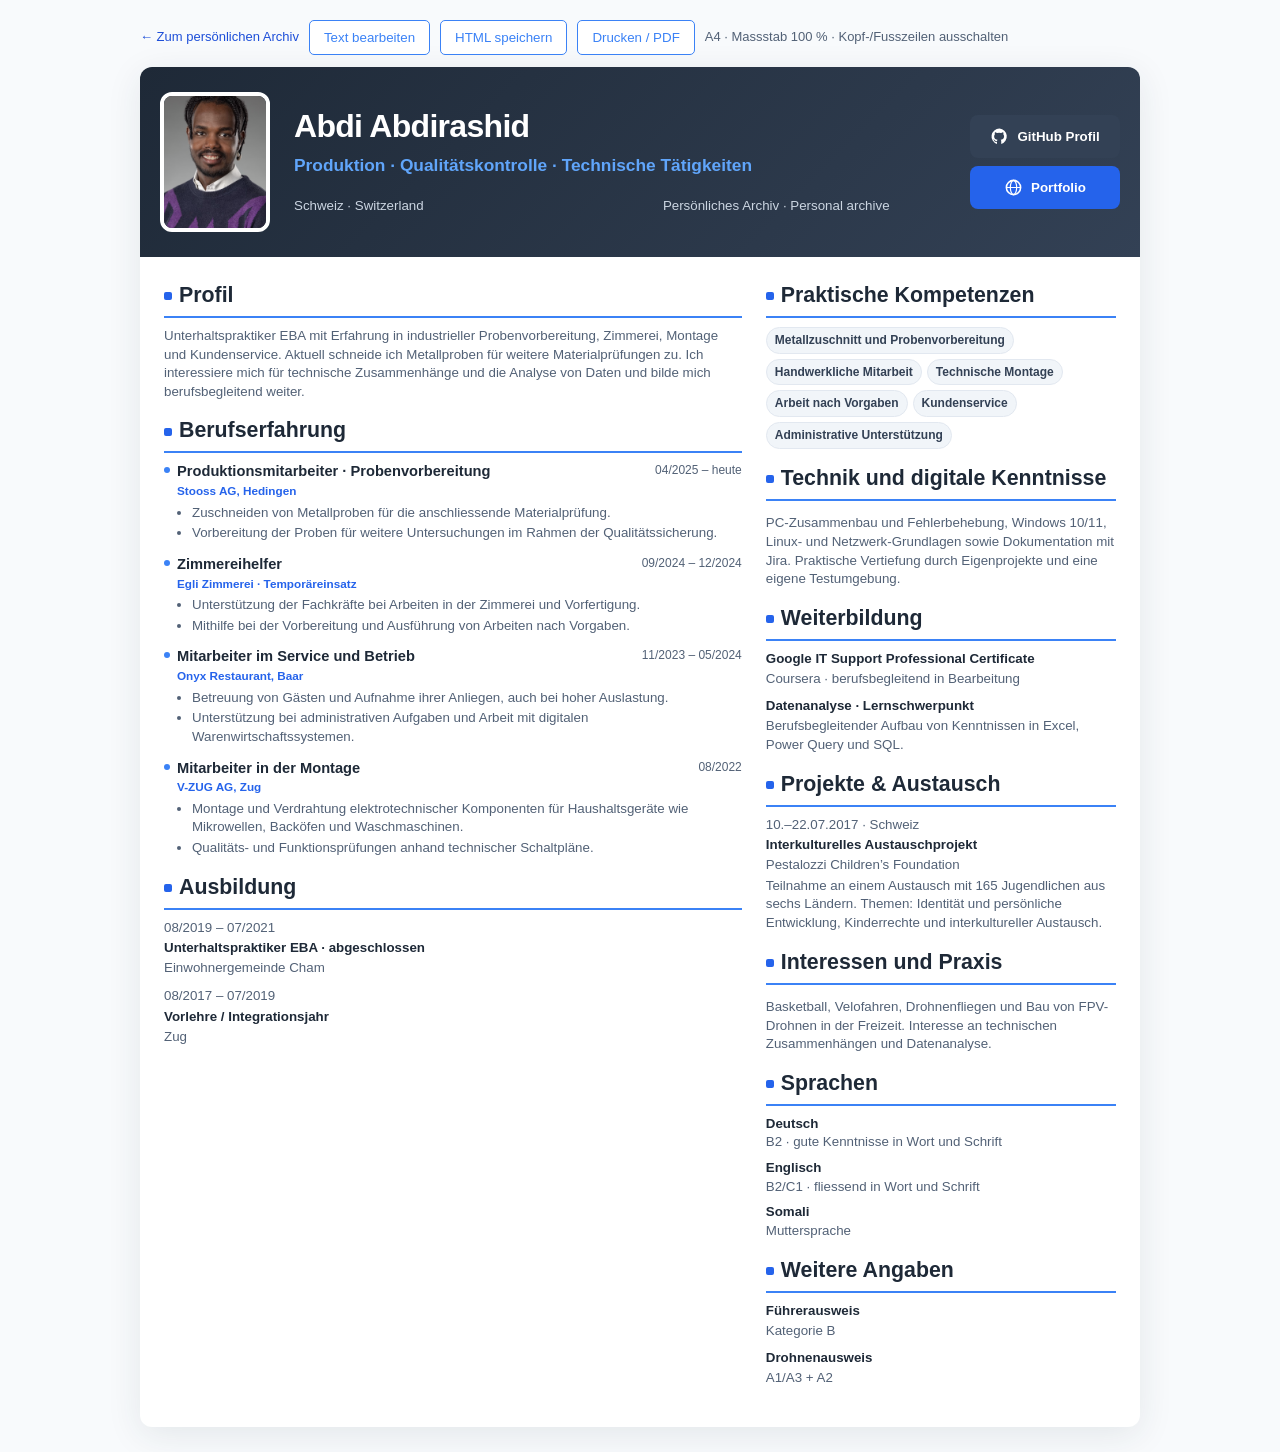
<file: cv/Abdi_Abdirashid_Lebenslauf.html>
<!DOCTYPE html>
<html lang="de-CH">
<head>
<meta charset="utf-8">
<meta name="viewport" content="width=device-width, initial-scale=1">
<title>Abdi Abdirashid – Lebenslauf</title>
<style>
:root{--ink:#233343;--accent:#28636c;--muted:#586773;--line:#d7e0e3}*{box-sizing:border-box}body{margin:0;background:#e9eef0;color:var(--ink);font-family:Arial,Helvetica,sans-serif;font-size:10pt;line-height:1.42}.tools{max-width:210mm;margin:20px auto 12px;display:flex;gap:10px;align-items:center;font-size:13px}.tools button{border:1px solid var(--accent);border-radius:5px;padding:9px 14px;background:white;color:var(--accent);cursor:pointer}.tools span{color:var(--muted)}.page{width:210mm;min-height:297mm;margin:0 auto 25px;background:white;padding:15mm 16mm;box-shadow:0 8px 35px #24334218}header{border-top:4px solid var(--accent);padding-top:15px;padding-bottom:17px;border-bottom:1px solid var(--line)}.eyebrow{font-size:9pt;letter-spacing:2px;text-transform:uppercase;color:var(--accent);margin:0 0 5px}h1{font-size:29pt;letter-spacing:-1px;line-height:1.1;margin:0 0 8px}.subtitle{font-size:11pt;margin:0 0 13px;color:var(--muted)}.contact{display:flex;flex-wrap:wrap;gap:4px 20px;font-size:9pt}.permit{font-weight:bold;color:var(--accent);margin-top:7px}a{color:inherit;text-decoration:none}.profile{margin:17px 0 18px}.profile p{margin:0}.columns{display:grid;grid-template-columns:minmax(0,1fr) 54mm;gap:9mm}h2{font-size:10pt;letter-spacing:1.2px;text-transform:uppercase;color:var(--accent);margin:0 0 11px;padding-bottom:6px;border-bottom:1px solid var(--line)}section{margin-bottom:17px}.job{margin-bottom:15px;break-inside:avoid}.date{font-size:8.5pt;color:var(--muted);margin:0 0 2px;font-variant-numeric:tabular-nums}h3{font-size:10pt;margin:0 0 1px;line-height:1.35}.employer{font-size:9pt;color:var(--muted);margin:0 0 5px}ul{margin:4px 0 0;padding-left:15px}li{margin:2px 0;font-size:9pt}.item{margin-bottom:11px}.item p{font-size:9pt;margin:2px 0;color:var(--muted)}.side h3{font-size:9.5pt}.side li{margin-bottom:5px}.languages{display:grid;grid-template-columns:1fr;gap:7px;font-size:9pt}.languages span{display:block;color:var(--muted)}.small{font-size:8.5pt!important}.editing [contenteditable=true]{outline:1px dashed #83a8ae;outline-offset:3px}.editing [contenteditable=true]:focus{outline:2px solid var(--accent)}
@media screen and (max-width:760px){.page{width:100%;min-height:0;padding:25px 22px}.tools{margin:12px;flex-wrap:wrap}.columns{grid-template-columns:1fr;gap:0}h1{font-size:26pt}.contact{display:block}.contact div{margin:4px 0}}
@page{size:A4 portrait;margin:0}
@media print{body{background:white}.tools{display:none}.page{width:210mm;min-height:0;margin:0;box-shadow:none;padding:15mm 16mm}.columns{grid-template-columns:minmax(0,1fr) 54mm;gap:9mm}*{-webkit-print-color-adjust:exact;print-color-adjust:exact}[contenteditable]{outline:none!important}section,.item{break-inside:avoid}a{text-decoration:none}}

/* Visual style retained from the original CV. */
:root{--ink:#1e2937;--accent:#3b82f6;--muted:#526176;--line:#dce5ef}
body{background:#f8fafc;font-family:Arial,Helvetica,sans-serif;font-size:9.2pt;line-height:1.4}
.page{padding:0;min-height:297mm;border-radius:12px;overflow:hidden}
header{display:flex;gap:6mm;align-items:center;background:linear-gradient(135deg,#1e2937,#334155);color:white;border:0;padding:8mm 7mm}
.portrait{width:29mm;height:37mm;object-fit:cover;border:1.1mm solid white;border-radius:3mm;flex-shrink:0}
.header-copy{flex:1;min-width:0}.eyebrow{color:#cbd5e1;font-size:8pt;letter-spacing:1.3px;margin:0 0 4px}
h1{font-size:26pt;color:white;letter-spacing:-.7px;margin-bottom:6px}
.subtitle{font-size:11.5pt;font-weight:bold;color:#60a5fa;margin-bottom:10px}
.contact{display:grid;grid-template-columns:1.2fr 1fr;gap:5px 12px;color:#cbd5e1;font-size:8.5pt}
.contact div:last-child{grid-column:1 / -1;color:#93c5fd}.permit{color:#93c5fd;font-size:9pt;margin-top:6px}
.columns{padding:7mm;grid-template-columns:minmax(0,1.65fr) minmax(0,1fr);gap:5mm}
h2{color:#1e2937;font-size:13pt;font-weight:700;letter-spacing:0;text-transform:none;border-bottom:2px solid #3b82f6;padding-bottom:5px;margin:0 0 9px}
h2:before{content:'';display:inline-block;width:8px;height:8px;border-radius:2px;background:#2563eb;vertical-align:middle;margin-right:7px}
.profile{margin:0 0 15px}.profile p{font-size:9pt;color:var(--muted)}section{margin-bottom:15px}
.job{position:relative;padding-left:13px;margin-bottom:12px}.job:before{content:'';position:absolute;top:5px;left:0;width:6px;height:6px;border-radius:50%;background:#3b82f6}
.job .date{float:right;margin-left:5px;font-size:8pt}.job h3{font-size:9.5pt}.employer{font-weight:bold;color:#2563eb;font-size:8.8pt;margin-bottom:3px}li{color:var(--muted);font-size:8.5pt;margin:2px 0}.item{margin-bottom:9px}.item p{font-size:8.5pt}.side h3{font-size:9pt}.languages{font-size:8.5pt;gap:7px}.small{font-size:8.5pt!important;color:var(--muted)}
.tags{padding:0;list-style:none;display:flex;flex-wrap:wrap;gap:5px}.tags li{display:inline-block;background:#f1f5f9;border:1px solid #e2e8f0;border-radius:15px;padding:4px 8px;margin:0;color:#334155;font-size:8pt;font-weight:600}
@media screen and (min-width:1000px){.page{width:1000px;min-height:0}.tools{max-width:1000px}header{padding:28px 24px}.portrait{width:110px;height:140px}h1{font-size:32pt}.columns{padding:24px;gap:24px}.job h3{font-size:11pt}.job .date{font-size:9pt}.profile p,li,.item p,.languages,.small{font-size:10pt!important}h2{font-size:16pt}.contact{font-size:10pt}.side h3{font-size:10pt}.tags li{font-size:9pt!important}}
@media screen and (max-width:760px){header{align-items:flex-start;padding:22px 18px;gap:16px}.portrait{width:80px;height:103px}h1{font-size:22pt}.subtitle{font-size:10pt}.contact{display:block;font-size:8pt}.columns{grid-template-columns:1fr;padding:22px}.job .date{float:none}.page{border-radius:0}}
@media print{.page{width:210mm;min-height:0;padding:0;border-radius:0;overflow:visible}header{padding:8mm 7mm}.columns{padding:7mm;grid-template-columns:minmax(0,1.65fr) minmax(0,1fr);gap:5mm}.tools{display:none}header,.job,.item{break-inside:avoid}section{break-inside:auto}}


/* Original header arrangement: portrait, profile/contact grid, stacked links. */
header{gap:24px;padding:25px 20px}.header-copy{flex:1;min-width:0}h1{font-size:24pt;margin:0 0 8px;line-height:1.15}.subtitle{font-size:12pt;margin:0 0 20px;color:#60a5fa}.portrait{width:110px;height:140px;border:4px solid white;border-radius:12px}
.contact{grid-template-columns:minmax(0,1.25fr) minmax(0,1fr);gap:10px 15px;font-size:9pt}.contact div{display:flex;align-items:center;gap:9px;margin:0}.contact div:last-child{grid-column:auto;color:#cbd5e1}.contact div:nth-child(3){color:#93c5fd}.icon{width:18px;height:18px;flex-shrink:0;fill:currentColor}.contact .icon{color:#60a5fa}.header-links{display:flex;flex-direction:column;gap:8px;flex-shrink:0;width:145px}.header-links a,.header-links button{display:flex;justify-content:center;align-items:center;gap:8px;border:0;border-radius:8px;padding:12px 10px;color:white;font:600 10pt Arial,Helvetica,sans-serif;text-decoration:none;white-space:nowrap}.github-link{background:#334155}.portfolio-link{background:#2563eb;opacity:1;cursor:default}.header-links .icon{width:19px;height:19px}
@media screen and (min-width:1000px){header{gap:24px;padding:25px 20px}h1{font-size:24pt}.subtitle{font-size:13pt}.contact{font-size:10pt}.header-links{width:150px}}
@media screen and (max-width:760px){header{flex-wrap:wrap;gap:16px}.header-copy{flex:1;min-width:210px}.portrait{width:90px;height:116px}h1{font-size:22pt}.subtitle{font-size:10.5pt;margin-bottom:13px}.contact{display:grid;grid-template-columns:1fr;gap:7px;font-size:8.5pt}.header-links{width:100%;flex-direction:row}.header-links>*{flex:1}}
@media print{header{gap:4mm;padding:7mm 5mm}.portrait{width:25mm;height:32mm}h1{font-size:21pt}.subtitle{font-size:9.5pt;margin-bottom:4mm}.contact{grid-template-columns:minmax(0,1.2fr) minmax(0,1fr);gap:2.5mm 3mm;font-size:7pt}.contact div{gap:1.5mm}.contact .icon{width:12px;height:12px}.header-links{width:28mm;gap:2mm}.header-links a,.header-links button{padding:3mm 1mm;font-size:7.5pt;gap:1mm}.header-links .icon{width:13px;height:13px}}

</style>
<meta name="description" content="Abdi Abdirashid · persönlicher Lebenslauf und beruflicher Werdegang."><style>a:focus-visible,button:focus-visible{outline:3px solid #2563eb;outline-offset:4px}.portfolio-link{cursor:pointer}.tools a{color:#1d4ed8}header{overflow-wrap:anywhere}</style></head>
<body>
<div class="tools"><a href="../index.html">← Zum persönlichen Archiv</a><button type="button" onclick="toggleEdit(this)">Text bearbeiten</button><button type="button" onclick="saveCV()">HTML speichern</button><button type="button" onclick="window.print()">Drucken / PDF</button><span>A4 · Massstab 100 % · Kopf-/Fusszeilen ausschalten</span></div>
<main class="page" id="cv">
<header><img class="portrait" src="[data-uri]" alt="Abdi Abdirashid"><div class="header-copy">

<h1 contenteditable="false">Abdi Abdirashid</h1>
<p class="subtitle" contenteditable="false">Produktion · Qualitätskontrolle · Technische Tätigkeiten</p>
<div class="contact"><div>Schweiz · Switzerland</div><div>Persönliches Archiv · Personal archive</div></div></div>
<nav class="header-links" aria-label="Profile und Portfolio">
<a class="github-link" href="https://github.com/abditechh" target="_blank" rel="noopener"><svg class="icon" viewBox="0 0 24 24" aria-hidden="true"><path d="M12 2a10 10 0 0 0-3.2 19.5v-2.7c-2.6.6-3.2-1.1-3.2-1.1-.4-1-1-1.3-1-1.3-.8-.6.1-.6.1-.6 1 .1 1.5 1 1.5 1 .9 1.5 2.1 1.1 2.7.8.1-.7.4-1.1.6-1.4-2.1-.2-4.3-1-4.3-4.5 0-1 .4-1.8 1-2.5-.1-.3-.4-1.2.1-2.5 0 0 .8-.3 2.7 1a9 9 0 0 1 5 0c1.9-1.3 2.7-1 2.7-1 .5 1.3.2 2.2.1 2.5.6.7 1 1.5 1 2.5 0 3.5-2.2 4.3-4.3 4.5.4.3.7.9.7 1.8v3.5A10 10 0 0 0 12 2z"/></svg><span>GitHub Profil</span></a>

<a class="portfolio-link" href="../index.html"><svg class="icon" viewBox="0 0 24 24" aria-hidden="true"><circle cx="12" cy="12" r="9" fill="none" stroke="currentColor" stroke-width="2"/><ellipse cx="12" cy="12" rx="4" ry="9" fill="none" stroke="currentColor" stroke-width="1.5"/><path d="M3 12h18" stroke="currentColor" stroke-width="1.5"/></svg><span>Portfolio</span></a>
</nav>
</header>

<div class="columns">
<div>
<section class="profile"><h2>Profil</h2><p contenteditable="false">Unterhaltspraktiker EBA mit Erfahrung in industrieller Probenvorbereitung, Zimmerei, Montage und Kundenservice. Aktuell schneide ich Metallproben für weitere Materialprüfungen zu. Ich interessiere mich für technische Zusammenhänge und die Analyse von Daten und bilde mich berufsbegleitend weiter.</p></section>
<section><h2>Berufserfahrung</h2>
<article class="job" contenteditable="false"><p class="date">04/2025 – heute</p><h3>Produktionsmitarbeiter · Probenvorbereitung</h3><p class="employer">Stooss AG, Hedingen</p><ul><li>Zuschneiden von Metallproben für die anschliessende Materialprüfung.</li><li>Vorbereitung der Proben für weitere Untersuchungen im Rahmen der Qualitätssicherung.</li></ul></article>
<article class="job" contenteditable="false"><p class="date">09/2024 – 12/2024</p><h3>Zimmereihelfer</h3><p class="employer">Egli Zimmerei · Temporäreinsatz</p><ul><li>Unterstützung der Fachkräfte bei Arbeiten in der Zimmerei und Vorfertigung.</li><li>Mithilfe bei der Vorbereitung und Ausführung von Arbeiten nach Vorgaben.</li></ul></article>
<article class="job" contenteditable="false"><p class="date">11/2023 – 05/2024</p><h3>Mitarbeiter im Service und Betrieb</h3><p class="employer">Onyx Restaurant, Baar</p><ul><li>Betreuung von Gästen und Aufnahme ihrer Anliegen, auch bei hoher Auslastung.</li><li>Unterstützung bei administrativen Aufgaben und Arbeit mit digitalen Warenwirtschaftssystemen.</li></ul></article>
<article class="job" contenteditable="false"><p class="date">08/2022</p><h3>Mitarbeiter in der Montage</h3><p class="employer">V-ZUG AG, Zug</p><ul><li>Montage und Verdrahtung elektrotechnischer Komponenten für Haushaltsgeräte wie Mikrowellen, Backöfen und Waschmaschinen.</li><li>Qualitäts- und Funktionsprüfungen anhand technischer Schaltpläne.</li></ul></article>
</section>
<section><h2>Ausbildung</h2><div class="item" contenteditable="false"><p class="date">08/2019 – 07/2021</p><h3>Unterhaltspraktiker EBA · abgeschlossen</h3><p>Einwohnergemeinde Cham</p></div><div class="item" contenteditable="false"><p class="date">08/2017 – 07/2019</p><h3>Vorlehre / Integrationsjahr</h3><p>Zug</p></div></section>
</div>
<aside class="side">
<section><h2>Praktische Kompetenzen</h2><ul class="tags" contenteditable="false"><li>Metallzuschnitt und Probenvorbereitung</li><li>Handwerkliche Mitarbeit</li><li>Technische Montage</li><li>Arbeit nach Vorgaben</li><li>Kundenservice</li><li>Administrative Unterstützung</li></ul></section>
<section><h2>Technik und digitale Kenntnisse</h2><p class="small" contenteditable="false">PC-Zusammenbau und Fehlerbehebung, Windows 10/11, Linux- und Netzwerk-Grundlagen sowie Dokumentation mit Jira. Praktische Vertiefung durch Eigenprojekte und eine eigene Testumgebung.</p></section>
<section><h2>Weiterbildung</h2><div class="item" contenteditable="false"><h3>Google IT Support Professional Certificate</h3><p>Coursera · berufsbegleitend in Bearbeitung</p></div><div class="item" contenteditable="false"><h3>Datenanalyse · Lernschwerpunkt</h3><p>Berufsbegleitender Aufbau von Kenntnissen in Excel, Power Query und SQL.</p></div></section>
<section><h2>Projekte & Austausch</h2><div class="item"><p class="date">10.–22.07.2017 · Schweiz</p><h3>Interkulturelles Austauschprojekt</h3><p>Pestalozzi Children’s Foundation</p><p class="small">Teilnahme an einem Austausch mit 165 Jugendlichen aus sechs Ländern. Themen: Identität und persönliche Entwicklung, Kinderrechte und interkultureller Austausch.</p></div></section>
<section><h2>Interessen und Praxis</h2><p class="small" contenteditable="false">Basketball, Velofahren, Drohnenfliegen und Bau von FPV-Drohnen in der Freizeit. Interesse an technischen Zusammenhängen und Datenanalyse.</p></section>
<section><h2>Sprachen</h2><div class="languages" contenteditable="false"><div><strong>Deutsch</strong><span>B2 · gute Kenntnisse in Wort und Schrift</span></div><div><strong>Englisch</strong><span>B2/C1 · fliessend in Wort und Schrift</span></div><div><strong>Somali</strong><span>Muttersprache</span></div></div></section>
<section><h2>Weitere Angaben</h2><div class="item" contenteditable="false"><h3>Führerausweis</h3><p>Kategorie B</p></div><div class="item" contenteditable="false"><h3>Drohnenausweis</h3><p>A1/A3 + A2</p></div></section>
</aside>
</div>
</main>
<script>
function toggleEdit(button){const enabled=!document.body.classList.contains('editing');document.body.classList.toggle('editing',enabled);document.querySelectorAll('#cv [contenteditable]').forEach(el=>el.contentEditable=String(enabled));button.textContent=enabled?'Bearbeitung beenden':'Text bearbeiten';}
function saveCV(){const copy=document.documentElement.cloneNode(true);copy.querySelector('body').classList.remove('editing');copy.querySelectorAll('[contenteditable]').forEach(el=>el.setAttribute('contenteditable','false'));copy.querySelector('.tools button').textContent='Text bearbeiten';const blob=new Blob(['<!DOCTYPE html>\n'+copy.outerHTML],{type:'text/html;charset=utf-8'});const url=URL.createObjectURL(blob);const link=document.createElement('a');link.href=url;link.download='Abdi_Abdirashid_Lebenslauf.html';link.click();setTimeout(()=>URL.revokeObjectURL(url),1000);}
</script>
</body>
</html>
</file>
<file: styles.css>
:root{--ink:#0b202b;--muted:#576975;--blue:#376cf3;--paper:#f8f9f8;--line:#dbe3e5;--mint:#b4e8d1}*{box-sizing:border-box}html{scroll-behavior:smooth;scroll-padding-top:110px}body{margin:0;background:var(--paper);color:var(--ink);font:16px/1.65 -apple-system,BlinkMacSystemFont,'Segoe UI',Arial,sans-serif}a{color:inherit;text-decoration:none}button,input,select{font:inherit}a,button{touch-action:manipulation}button{cursor:pointer}a:focus-visible,button:focus-visible,input:focus-visible,select:focus-visible,summary:focus-visible{outline:3px solid #376cf3;outline-offset:5px}img{display:block;max-width:100%}h1,h2,h3,p,figure{margin:0}h1,h2,h3{line-height:1.12;letter-spacing:-.045em}h1{font-size:clamp(42px,5.2vw,72px);font-weight:650;max-width:760px}h1 em{font-style:normal;color:var(--mint)}h2{font-size:clamp(34px,3.8vw,49px);font-weight:650}h3{font-size:24px;font-weight:650}p{color:var(--muted)}.wrap{max-width:1240px;width:calc(100% - 96px);margin:auto}.site-header{background:var(--ink);color:white;display:flex;align-items:center;justify-content:space-between;gap:24px;min-height:100px;padding:22px max(48px,calc((100vw - 1240px)/2));border-bottom:1px solid #ffffff20}.brand{display:flex;gap:13px;align-items:center;font-size:15px;font-weight:650;line-height:1.3;white-space:nowrap}.brand small{display:block;font-size:11px;letter-spacing:.06em;font-weight:400;margin-top:5px;color:#9bb0bb}.monogram{display:grid;place-items:center;border:1px solid #91a4af;width:43px;height:43px;border-radius:50%;font-size:13px}.site-header nav{display:flex;gap:27px;align-items:center;font-size:13px}.site-header nav a:hover{color:var(--mint)}.nav-cv{border-bottom:1px solid var(--mint);padding:8px 0}.language{background:transparent;color:white;border:1px solid #ffffff50;border-radius:50%;height:37px;width:37px;font-size:11px;flex-shrink:0}.skip{position:absolute;left:20px;top:-100px;background:white;padding:12px;z-index:10}.skip:focus{top:12px}.hero{position:relative;display:grid;grid-template-columns:1.3fr .8fr;align-items:center;gap:65px;min-height:700px;padding-block:62px 76px;color:white}.hero:before{content:'';position:absolute;inset:0 calc((min(1240px,100vw - 96px) - 100vw)/2);background:var(--ink);z-index:-1}.eyebrow{font-size:10px;letter-spacing:.18em;font-weight:700;margin-bottom:23px;color:#476470}.hero .eyebrow{color:#a5bac6}.intro{font-size:17px;line-height:1.8;color:#bbccd4;max-width:570px;margin-top:28px}.actions{display:flex;gap:26px;flex-wrap:wrap;align-items:center;margin-top:34px}.button{display:inline-flex;align-items:center;justify-content:center;padding:14px 23px;border-radius:5px;font-size:13px;font-weight:650;border:1px solid transparent;transition:transform .2s}.button:hover{transform:translateY(-2px)}.light{background:#eef6f1;color:var(--ink)}.dark{background:var(--ink);color:white}.outline{border-color:var(--ink);background:transparent}.text-link{font-size:13px;border-bottom:1px solid #81959f;padding-block:8px}.hero-note{display:flex;align-items:center;gap:10px;font-size:11px;letter-spacing:.015em;color:#9eb4c0;margin-top:48px}.dot{width:6px;height:6px;border-radius:50%;background:var(--mint)}.portrait-frame{position:relative;margin-top:20px;max-width:440px;justify-self:end}.portrait-frame img{width:100%;height:480px;object-fit:cover;object-position:center;border-radius:140px 140px 10px 10px;border:1px solid #29414b}.portrait-frame figcaption{font-size:9px;letter-spacing:.06em;display:flex;gap:16px;justify-content:space-between;margin-top:16px;color:#a4bac5}.chapter-strip{border-bottom:1px solid var(--line);background:#edf1f0}.chapter-strip .wrap{display:flex;justify-content:space-between;padding-block:22px;font-size:10px;font-weight:600;letter-spacing:.13em;color:#506670}.section{padding-block:100px}.section-heading{display:grid;grid-template-columns:1.15fr 1fr;gap:100px;align-items:end;margin-bottom:58px}.section-heading p:not(.eyebrow){font-size:15px;max-width:430px}.section-heading .eyebrow{margin-bottom:16px}.journey{display:grid;grid-template-columns:1fr 2fr;gap:100px}.journey aside{padding-top:4px}.chapter-number{font-size:95px;line-height:1;color:#dce6e6;letter-spacing:-.08em;margin-bottom:28px}.journey aside p{font-size:14px;margin:18px 0 24px}.inline-link{font-size:13px;font-weight:650;border-bottom:1px solid #aabcc2;padding-bottom:5px;display:inline-block}.milestone{display:grid;grid-template-columns:145px 1fr 20px;gap:18px;padding:26px 0;border-top:1px solid var(--line)}.milestone h3{font-size:19px;letter-spacing:-.025em}.milestone .date{font-size:11px;font-variant-numeric:tabular-nums;color:#627780;padding-top:3px}.milestone .employer{font-size:13px;font-weight:600;color:#346b80;margin-top:7px}.milestone p:not(.employer){font-size:13px;margin-top:7px}.index{font-size:10px;color:#81939e}.earlier{font-size:13px;border-top:1px solid var(--line);padding:20px 0}.earlier summary{cursor:pointer;color:#476470}.earlier p{margin-top:12px}.life-section{background:#eaf0ee}.hobbies{display:grid;grid-template-columns:repeat(3,1fr);gap:28px}.hobby{padding:0 0 20px;border-bottom:1px solid #bacbcc;overflow:hidden}.hobby h3{font-size:29px}.hobby p:not(.eyebrow){font-size:14px;margin-top:15px;max-width:330px}.hobby small{display:block;color:#657a81;font-size:11px;margin-top:22px}.hobby .eyebrow{margin-top:24px;margin-bottom:12px}.hobby .inline-link{margin-top:18px}.court,.pitch,.flight{position:relative;height:220px;overflow:hidden;border-radius:6px}.court{background:#ca7f52}.court:before{content:'';position:absolute;inset:22px;border:2px solid #f4dfbd}.court:after{content:'';position:absolute;border:2px solid #f4dfbd;width:150px;height:150px;border-radius:50%;left:calc(50% - 75px);top:35px}.court span{position:absolute;left:50%;height:100%;width:2px;background:#f4dfbd}.pitch{background:#477464}.pitch:before{content:'';position:absolute;inset:22px;border:2px solid #cce1cf}.pitch:after{content:'';position:absolute;border:2px solid #cce1cf;width:90px;height:90px;left:calc(50% - 45px);top:65px;border-radius:50%}.pitch span{position:absolute;left:50%;width:2px;background:#cce1cf;height:calc(100% - 44px);top:22px}.flight{background:#cbdfe6;color:#244c5e;display:grid;place-items:center;font-size:140px;font-weight:200}.flight:before,.flight:after{content:'';position:absolute;width:300px;height:300px;border:1px solid #8cabb7;border-radius:50%;left:-130px;top:80px}.flight:after{width:430px;height:430px;left:-195px;top:15px}.project-feature{display:grid;grid-template-columns:1.1fr 1fr;background:white;border:1px solid var(--line);border-radius:8px;overflow:hidden}.project-feature:hover .inline-link{color:var(--blue)}.project-art{position:relative;min-height:370px;overflow:hidden;background:#12313f;color:var(--mint);display:grid;place-items:center}.project-art b{font-size:150px;font-weight:200}.project-art small{position:absolute;bottom:28px;left:30px;font-size:9px;letter-spacing:.2em}.orbit{position:absolute;border:1px solid #4d6e76;border-radius:50%;width:230px;height:230px;left:55%;top:35%}.orbit.two{width:360px;height:360px;left:43%;top:19%}.orbit.three{width:500px;height:500px;left:30%;top:0}.project-copy{padding:48px;align-self:center}.project-copy h3{font-size:37px}.project-copy p:not(.eyebrow){margin-top:20px;font-size:14px}.project-copy .inline-link{margin-top:30px}.archive-section{background:#edf1f5}.archive-grid{display:grid;grid-template-columns:1fr 1fr;gap:100px}.privacy-label{display:inline-block;font-size:10px;letter-spacing:.12em;border:1px solid #b7c9c8;background:#dfece7;padding:6px 12px;border-radius:4px;margin-bottom:24px}.archive-copy h3{font-size:31px}.archive-copy p{margin:20px 0;font-size:14px}.archive-copy .small,.small{font-size:11px;color:#687d86}.document-list>div{display:grid;grid-template-columns:32px 1fr;gap:5px 10px;padding:23px 0;border-top:1px solid #cad6df}.document-list strong{font-size:15px}.document-list span{font-size:11px;color:#78909b}.document-list small{grid-column:2;font-size:11px;color:#637b85}.document-list>p{margin-top:20px}.cv-band{display:grid;grid-template-columns:1fr auto;gap:60px;padding-block:90px}.cv-band h2{font-size:36px}.cv-band p:not(.eyebrow){font-size:14px;margin-top:18px;max-width:600px}.cv-actions{display:flex;flex-direction:column;gap:10px;min-width:240px}.cv-actions small{text-align:center;font-size:10px;color:#70818b}footer{display:flex;justify-content:space-between;gap:30px;align-items:center;padding-block:30px;border-top:1px solid var(--line);font-size:11px;color:#607781}footer .brand{color:var(--ink)}footer .brand small{color:#69808b}.collection{max-width:950px;padding-block:60px}.collection h1{font-size:48px;margin:30px 0 20px}.collection .notice{background:#e8f0ee;padding:22px;margin:25px 0;border-left:3px solid #31685b}.collection form{background:white;padding:25px;border:1px solid var(--line);border-radius:7px;margin-top:30px}.collection label{display:block;font-size:13px;margin-bottom:16px}.collection input,.collection select{display:block;width:100%;padding:10px;margin-top:7px;border:1px solid #aebfc7;background:white;border-radius:4px}.collection input[type=checkbox]{display:inline;width:auto}.collection form .button{margin-top:8px}.file-row{background:white;border-bottom:1px solid var(--line);padding:18px;display:flex;justify-content:space-between;gap:20px;align-items:center;overflow-wrap:anywhere}.file-row small{display:block;color:#687d86}.file-actions{display:flex;gap:14px;flex-shrink:0}.file-actions button,.file-actions a{border:0;background:transparent;color:#285b9e;font-size:13px;text-decoration:underline}.collection #status{padding-block:20px;color:#245d50}.collection .empty{padding:25px;border:1px dashed #b4c6cd}.collection h2{font-size:28px;margin-top:45px;margin-bottom:22px}
@media(min-width:1600px){.hero{min-height:760px}}@media(max-width:1050px){.wrap{width:calc(100% - 56px)}.site-header{padding-inline:28px}.site-header nav{gap:15px;font-size:11px}.hero{gap:32px;grid-template-columns:1.2fr .8fr}.hero:before{inset-inline:-28px}.hero h1{font-size:49px}.portrait-frame img{height:420px}.section-heading,.journey,.archive-grid{gap:45px}.milestone{grid-template-columns:115px 1fr 15px}.project-copy{padding:30px}.project-copy h3{font-size:30px}}
@media(max-width:760px){.wrap{width:calc(100% - 40px)}.site-header{padding:20px;flex-wrap:wrap;gap:20px}.site-header .brand{flex:1}.site-header nav{order:3;width:100%;justify-content:space-between;gap:10px;flex-wrap:wrap;font-size:11px}.hero{grid-template-columns:1fr;padding-block:45px;gap:28px;min-height:0}.hero:before{inset-inline:-20px}.hero h1{font-size:clamp(40px,9vw,62px)}.intro{font-size:15px}.hero-note{margin-top:28px}.portrait-frame{justify-self:center;width:min(100%,390px);margin-top:10px}.portrait-frame img{height:410px;object-fit:cover}.chapter-strip .wrap{flex-wrap:wrap;gap:14px 25px;font-size:9px}.section{padding-block:65px}.section-heading{grid-template-columns:1fr;gap:22px;margin-bottom:35px}.journey{grid-template-columns:1fr;gap:30px}.chapter-number{display:none}.journey aside p{max-width:520px}.milestone{grid-template-columns:1fr 18px;gap:8px}.milestone .date{grid-column:1}.milestone>div:nth-child(2){grid-column:1}.milestone .index{grid-column:2;grid-row:1}.hobbies{grid-template-columns:1fr;gap:35px}.hobby{display:grid;grid-template-columns:1fr}.court,.pitch,.flight{height:210px}.hobby p:not(.eyebrow){max-width:100%}.project-feature{grid-template-columns:1fr}.project-art{min-height:280px}.project-copy{padding:30px}.archive-grid{grid-template-columns:1fr;gap:35px}.cv-band{grid-template-columns:1fr;gap:30px;padding-block:60px}.cv-actions{align-items:stretch}footer{flex-wrap:wrap;font-size:11px}.collection{padding-block:30px}.collection h1{font-size:36px}.file-row{flex-direction:column;align-items:flex-start}.collection form{padding:18px}}
@media(prefers-reduced-motion:reduce){html{scroll-behavior:auto}*{transition:none!important}}@media print{.site-header,.chapter-strip,.language,.actions,footer{display:none}.hero{color:var(--ink);min-height:0}.hero:before{background:white}.hero h1 em{color:#276450}.hero p{color:#334155}.portrait-frame img{height:220px}.section{padding-block:30px}.hero-note{color:#334155}.hobbies{grid-template-columns:repeat(3,1fr)}.hobby,.milestone{break-inside:avoid}}

.exchange-project{display:grid;grid-template-columns:1fr 1.2fr;gap:70px;padding:38px 0 45px;margin-bottom:45px;border-top:1px solid var(--line);border-bottom:1px solid var(--line)}.exchange-project h3{font-size:34px;max-width:330px}.exchange-project h4{font-size:20px;line-height:1.3;margin:0 0 7px;letter-spacing:-.025em}.exchange-project .exchange-date{font-size:12px;margin-top:19px;color:#486878}.exchange-project .employer{font-size:13px;font-weight:650;color:#346b80;margin-bottom:17px}.exchange-project p:not(.eyebrow):not(.employer):not(.exchange-date){font-size:14px}.exchange-project .exchange-reflection{margin-top:16px}.exchange-project .privacy-label{margin:23px 0 0;font-size:9px;letter-spacing:.045em}@media(max-width:760px){.exchange-project{grid-template-columns:1fr;gap:25px;padding-block:28px;margin-bottom:30px}.exchange-project h3{font-size:30px;max-width:100%}}@media print{.exchange-project{break-inside:avoid}}

/* One sport entry; the combined drone/project entry appears once under Projects. */
.hobbies{grid-template-columns:1fr}.hobby.basketball{display:grid;grid-template-columns:minmax(260px,1fr) 1fr;column-gap:40px;align-items:start}.hobby.basketball .court{grid-row:1 / 5;height:240px}.hobby.basketball .eyebrow{margin-top:10px}.hobby.basketball p:not(.eyebrow){max-width:100%}@media(max-width:760px){.hobby.basketball{grid-template-columns:1fr}.hobby.basketball .court{grid-row:auto}.hobby.basketball .eyebrow{margin-top:24px}}

.hobby.cycling{display:grid;grid-template-columns:minmax(260px,1fr) 1fr;column-gap:40px;align-items:start;margin-top:18px}.cycling-art{grid-row:1 / 5;height:240px;display:grid;place-items:center;background:#d7e6df;color:#3e6d5e;border-radius:6px}.cycling-art svg{width:100%;height:100%;max-width:520px}.hobby.cycling .eyebrow{margin-top:10px}.hobby.cycling p:not(.eyebrow){max-width:100%}.certificate-access{display:flex;align-items:flex-start;flex-direction:column;gap:13px}.exchange-project .certificate-access .privacy-label{margin-bottom:0}.exchange-project .certificate-access p.small{font-size:11px;max-width:530px}.collection .document-context{margin:25px 0;padding:20px;border:1px solid #b9cec4;border-radius:6px;background:#f3f7f4}@media(max-width:760px){.hobby.cycling{grid-template-columns:1fr}.cycling-art{grid-row:auto}.hobby.cycling .eyebrow{margin-top:24px}}
</file>
